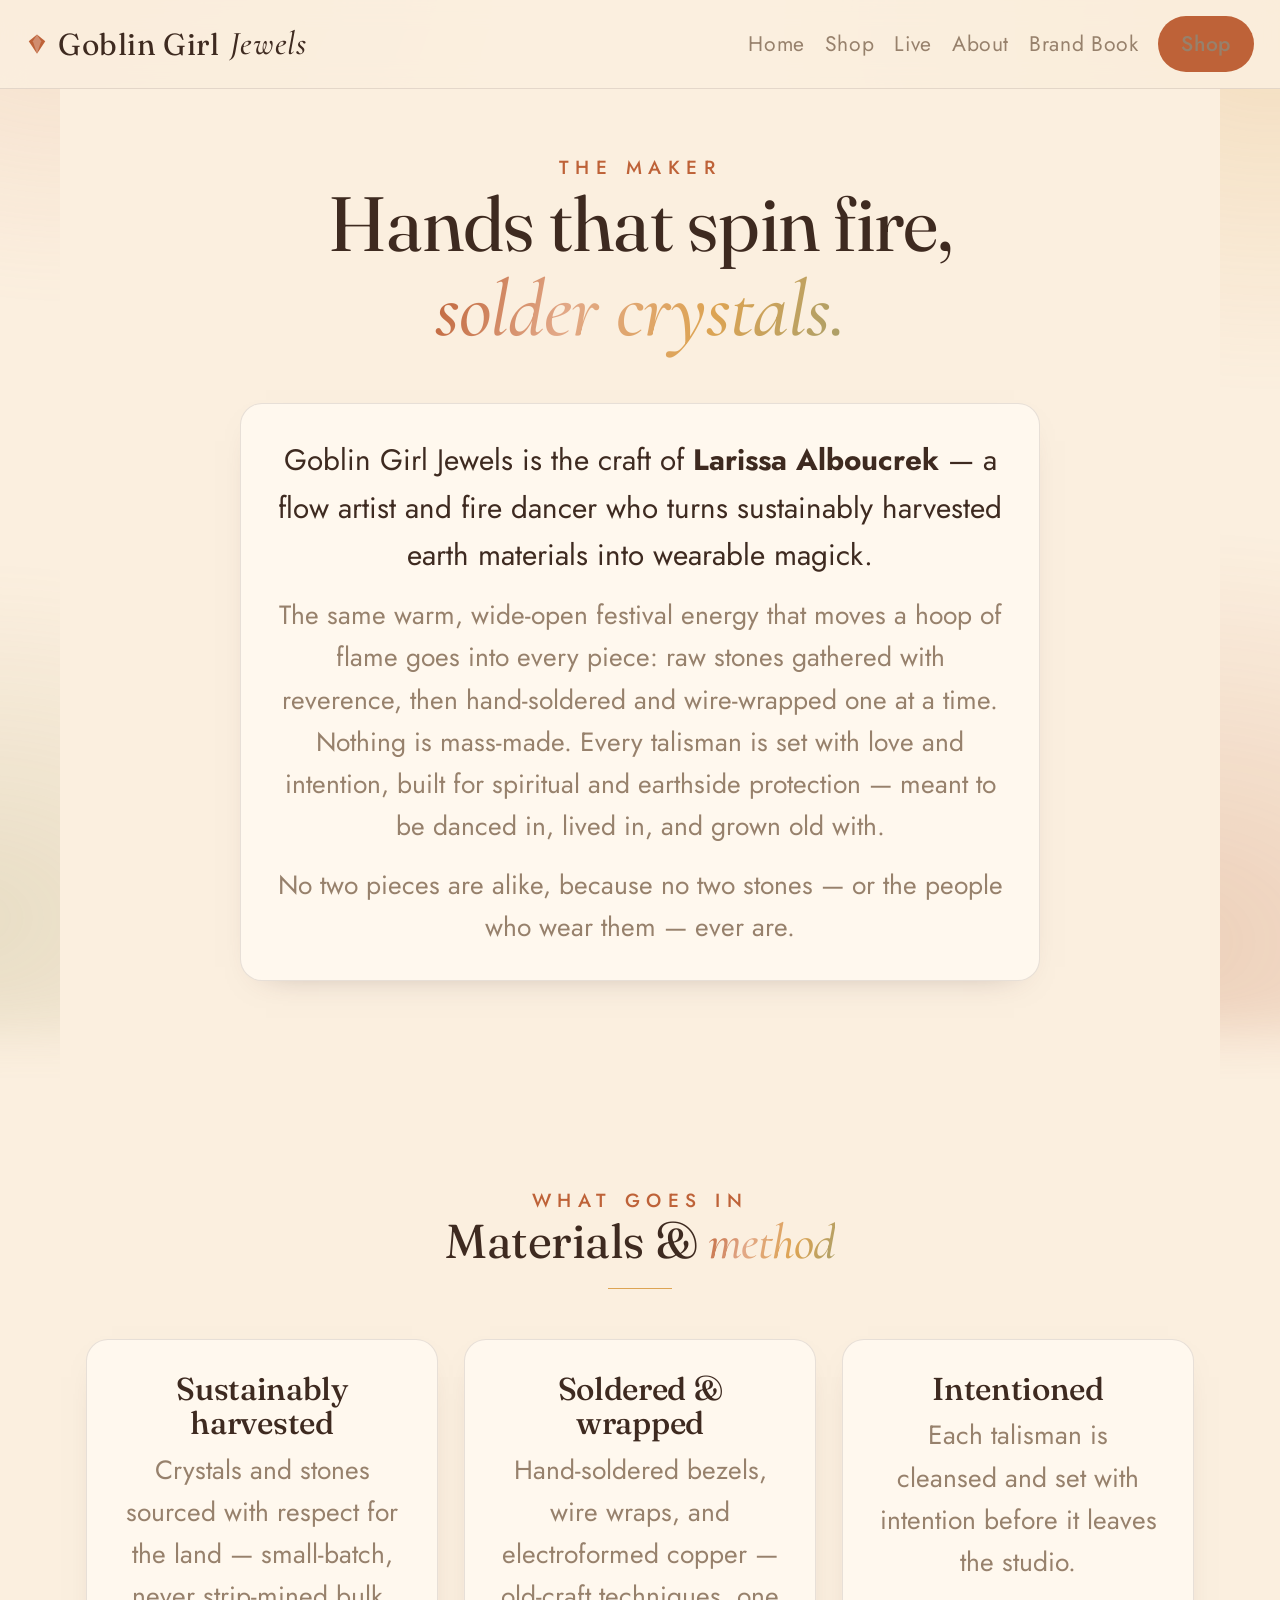
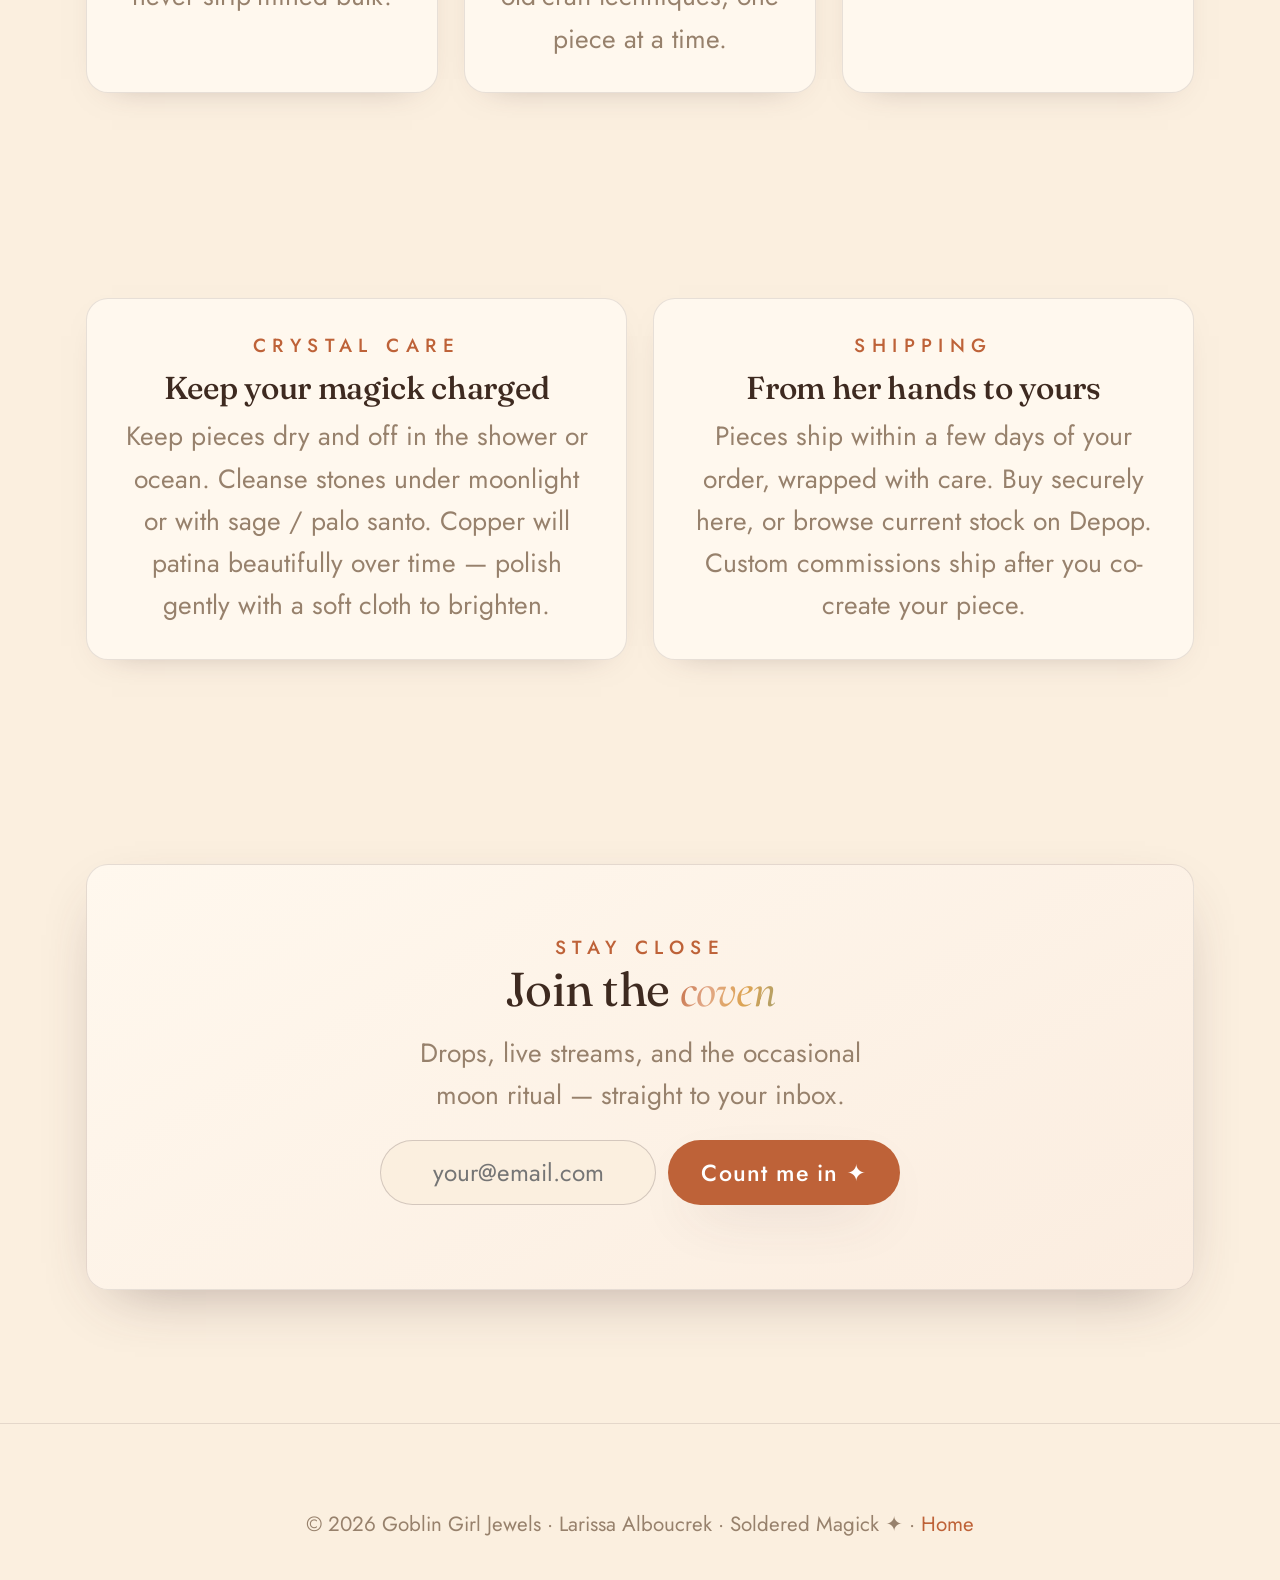
<file: about.html>
<!DOCTYPE html>
<html lang="en">
<head>
  <meta charset="UTF-8" />
  <meta name="viewport" content="width=device-width, initial-scale=1.0" />
  <title>About · Goblin Girl Jewels</title>
  <meta name="description" content="Goblin Girl Jewels is the soldered crystal craft of flow artist and fire dancer Larissa Alboucrek. Made with love and intention." />
  <link rel="icon" href="data:image/svg+xml,%3Csvg xmlns='http://www.w3.org/2000/svg' viewBox='0 0 32 32'%3E%3Cpolygon points='16,2 28,12 16,30 4,12' fill='%23BE6238'/%3E%3C/svg%3E" />
  <link rel="preconnect" href="https://fonts.googleapis.com" />
  <link rel="preconnect" href="https://fonts.gstatic.com" crossorigin />
  <link href="https://fonts.googleapis.com/css2?family=Fraunces:ital,opsz,wght@0,9..144,400;0,9..144,500;1,9..144,400&family=Jost:wght@300;400;500&family=Cormorant+Garamond:ital,wght@1,500;1,600&display=swap" rel="stylesheet" />
  <link rel="stylesheet" href="assets/css/styles.css" />
</head>
<body>
  <nav class="nav">
    <a class="brand-mark" href="index.html">
      <svg class="gem" viewBox="0 0 32 32" aria-hidden="true"><polygon points="16,2 28,12 16,30 4,12" fill="currentColor"/><polygon points="16,2 22,12 16,30 10,12" fill="#fff" opacity="0.28"/></svg>
      Goblin Girl <span class="boho" style="font-size:1.1em">Jewels</span>
    </a>
    <button class="nav-toggle" aria-label="Menu">☰</button>
    <div class="nav-links">
      <a href="index.html">Home</a>
      <a href="shop.html">Shop</a>
      <a href="live.html">Live</a>
      <a href="about.html">About</a>
      <a href="brand-book.html">Brand Book</a>
      <a class="btn btn-primary" href="shop.html" style="padding:10px 22px">Shop</a>
    </div>
  </nav>

  <section class="wrap" style="padding-top:64px">
    <div class="sec-head reveal" style="max-width:760px">
      <p class="eyebrow">The Maker</p>
      <h1 style="font-size:clamp(2.4rem,6vw,4rem)">Hands that spin fire, <span class="boho aura-text" style="font-size:1.05em">solder crystals.</span></h1>
    </div>
    <div class="card reveal" style="max-width:800px">
      <p style="color:var(--ink);font-size:1.12rem">Goblin Girl Jewels is the craft of <strong>Larissa Alboucrek</strong> — a flow artist and fire dancer who turns sustainably harvested earth materials into wearable magick.</p>
      <p style="margin-top:16px">The same warm, wide-open festival energy that moves a hoop of flame goes into every piece: raw stones gathered with reverence, then hand-soldered and wire-wrapped one at a time. Nothing is mass-made. Every talisman is set with love and intention, built for spiritual and earthside protection — meant to be danced in, lived in, and grown old with.</p>
      <p style="margin-top:16px">No two pieces are alike, because no two stones — or the people who wear them — ever are.</p>
    </div>
  </section>

  <section class="wrap">
    <div class="sec-head reveal"><p class="eyebrow">What goes in</p><h2>Materials &amp; <span class="boho aura-text" style="font-size:1.05em">method</span></h2><hr class="rule" /></div>
    <div class="grid features">
      <div class="card feature reveal"><h3>Sustainably harvested</h3><p>Crystals and stones sourced with respect for the land — small-batch, never strip-mined bulk.</p></div>
      <div class="card feature reveal"><h3>Soldered &amp; wrapped</h3><p>Hand-soldered bezels, wire wraps, and electroformed copper — old-craft techniques, one piece at a time.</p></div>
      <div class="card feature reveal"><h3>Intentioned</h3><p>Each talisman is cleansed and set with intention before it leaves the studio.</p></div>
    </div>
  </section>

  <section class="wrap" id="care">
    <div class="grid" style="grid-template-columns:repeat(auto-fit,minmax(280px,1fr))">
      <div class="card reveal">
        <p class="eyebrow">Crystal care</p>
        <h3 style="margin:10px 0">Keep your magick charged</h3>
        <p>Keep pieces dry and off in the shower or ocean. Cleanse stones under moonlight or with sage / palo santo. Copper will patina beautifully over time — polish gently with a soft cloth to brighten.</p>
      </div>
      <div class="card reveal" id="shipping">
        <p class="eyebrow">Shipping</p>
        <h3 style="margin:10px 0">From her hands to yours</h3>
        <p>Pieces ship within a few days of your order, wrapped with care. Buy securely here, or browse current stock on Depop. Custom commissions ship after you co-create your piece.</p>
      </div>
    </div>
  </section>

  <section class="wrap">
    <div class="capture reveal">
      <p class="eyebrow">Stay close</p>
      <h2>Join the <span class="boho aura-text" style="font-size:1.05em">coven</span></h2>
      <p class="muted" style="max-width:480px;margin:14px auto 0">Drops, live streams, and the occasional moon ritual — straight to your inbox.</p>
      <form data-capture>
        <input type="email" placeholder="your@email.com" required aria-label="Email address" />
        <button class="btn btn-primary" type="submit">Count me in ✦</button>
      </form>
      <p data-capture-note class="muted" style="margin-top:16px;font-size:.85rem"></p>
    </div>
  </section>

  <footer>
    <div class="wrap copyright">© <span id="yr"></span> Goblin Girl Jewels · Larissa Alboucrek · Soldered Magick ✦ · <a href="index.html" style="color:var(--accent)">Home</a></div>
  </footer>

  <script>document.getElementById("yr").textContent = new Date().getFullYear();</script>
  <script src="assets/js/main.js"></script>
</body>
</html>
</file>
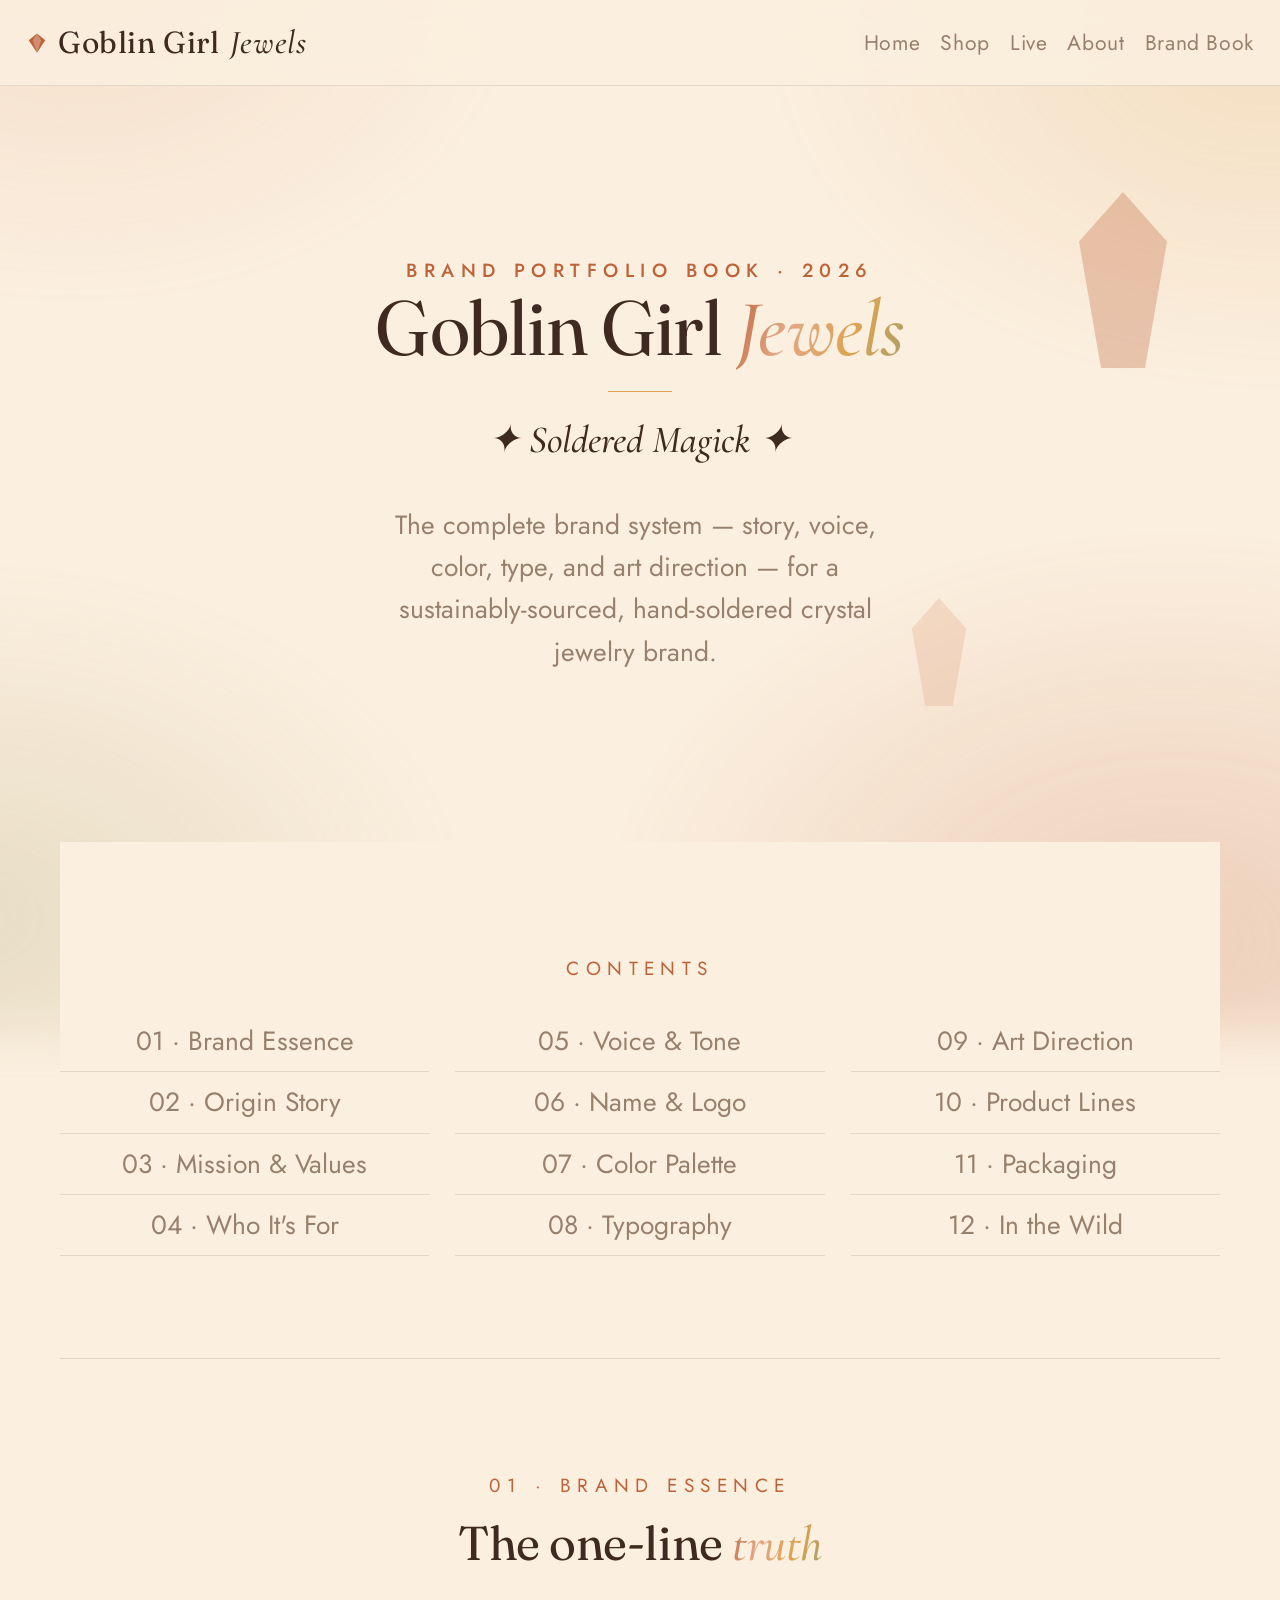
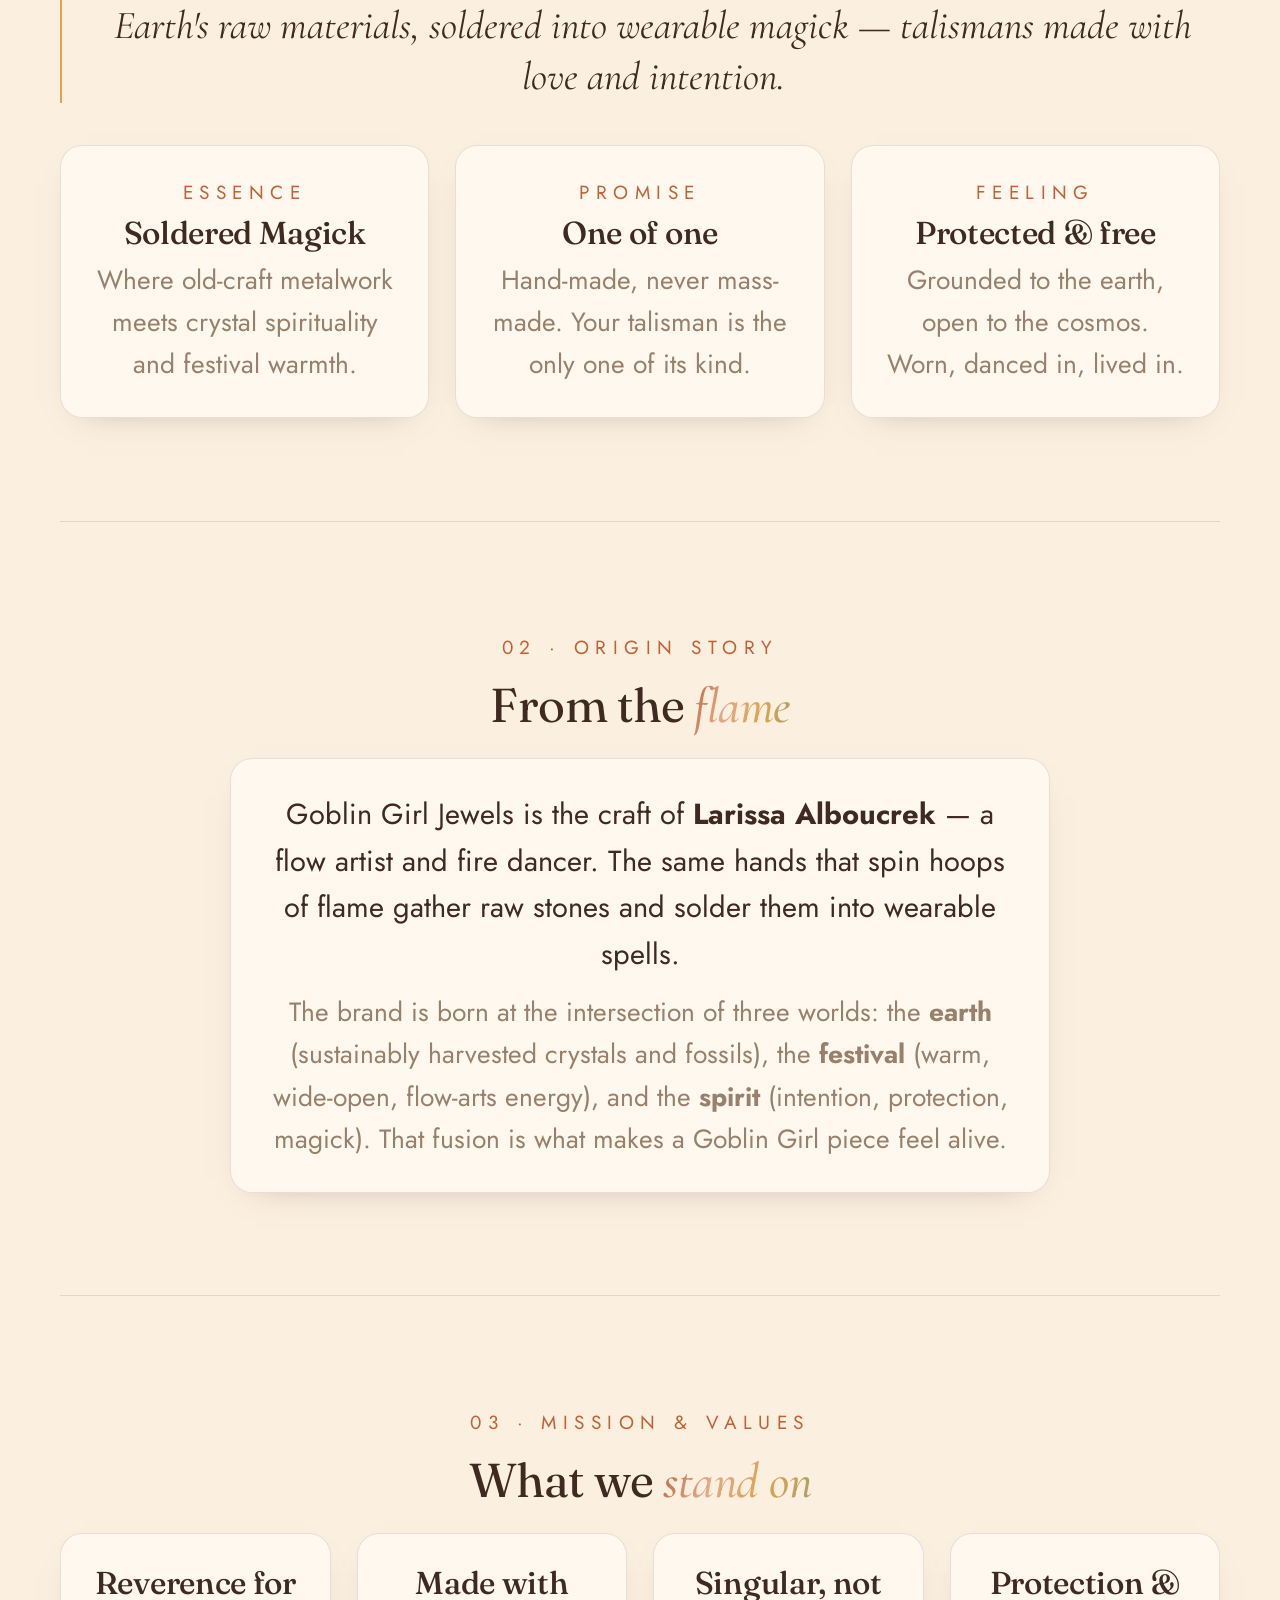
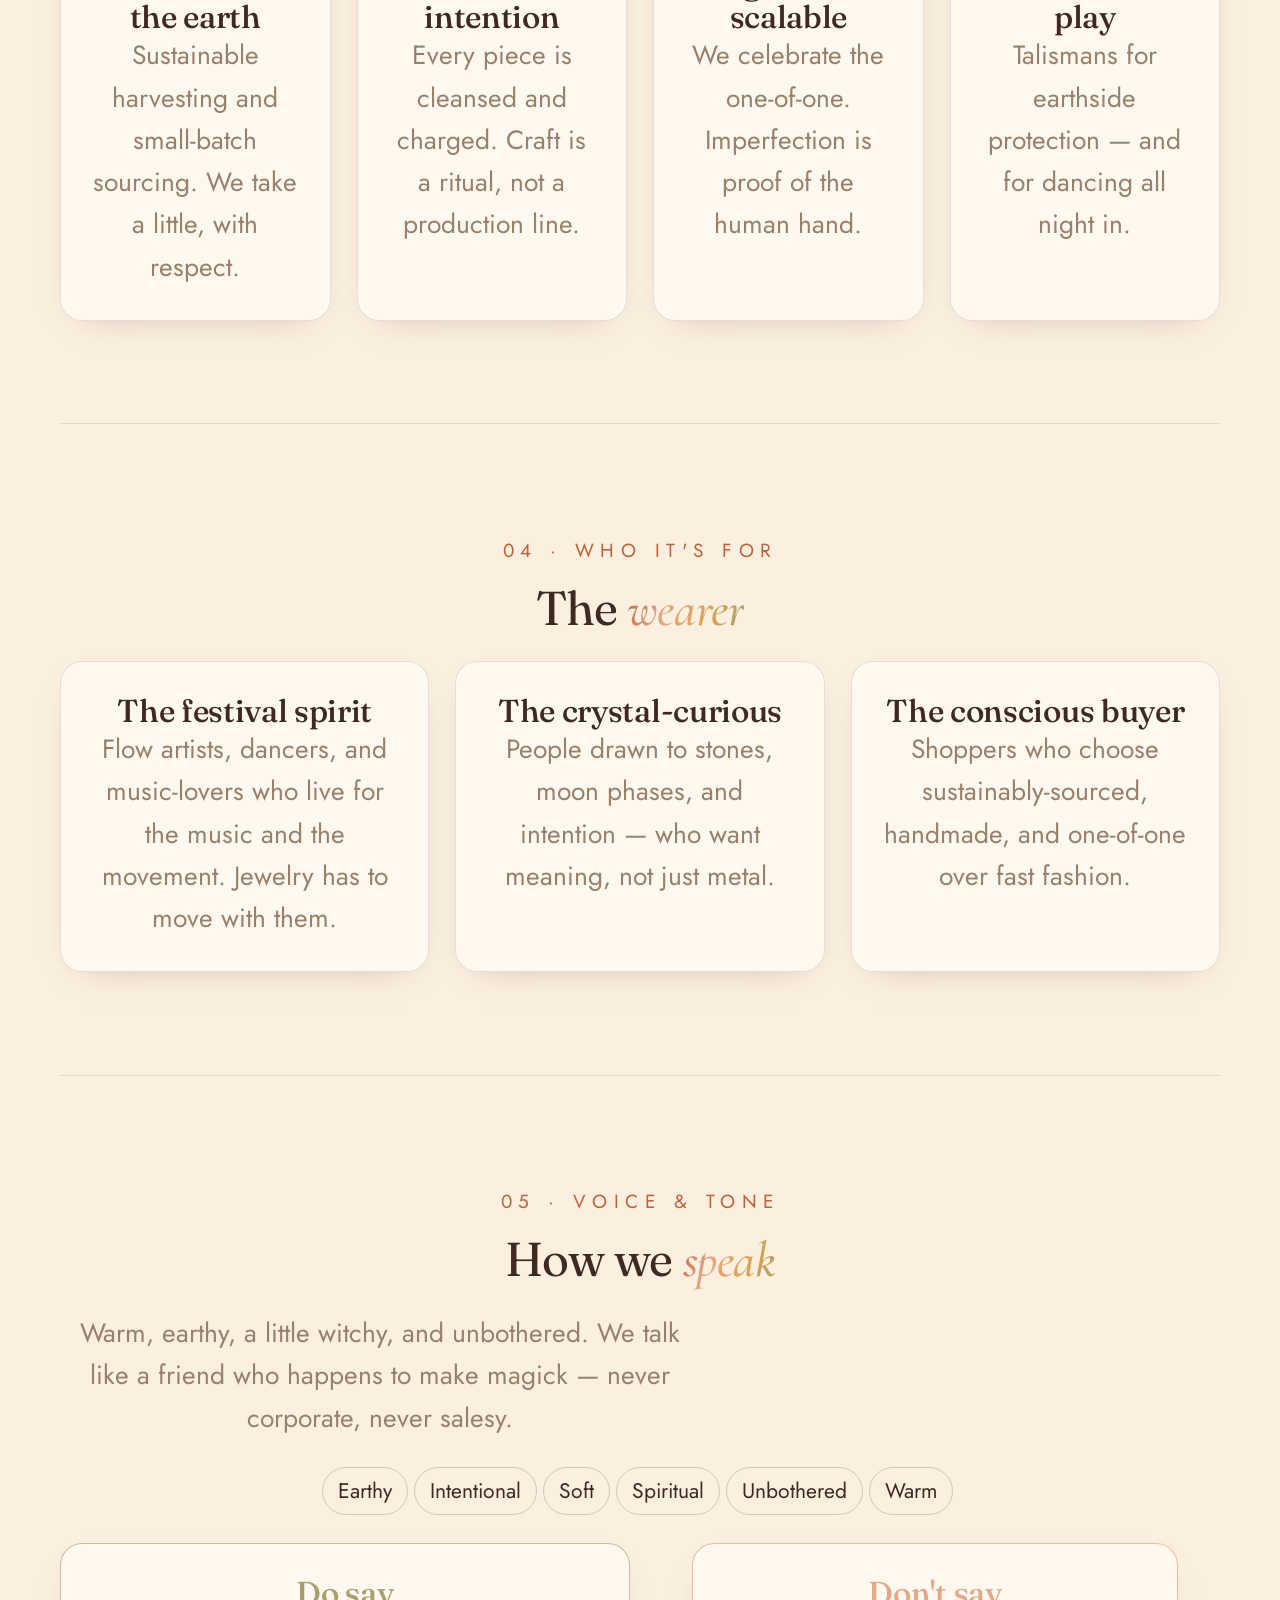
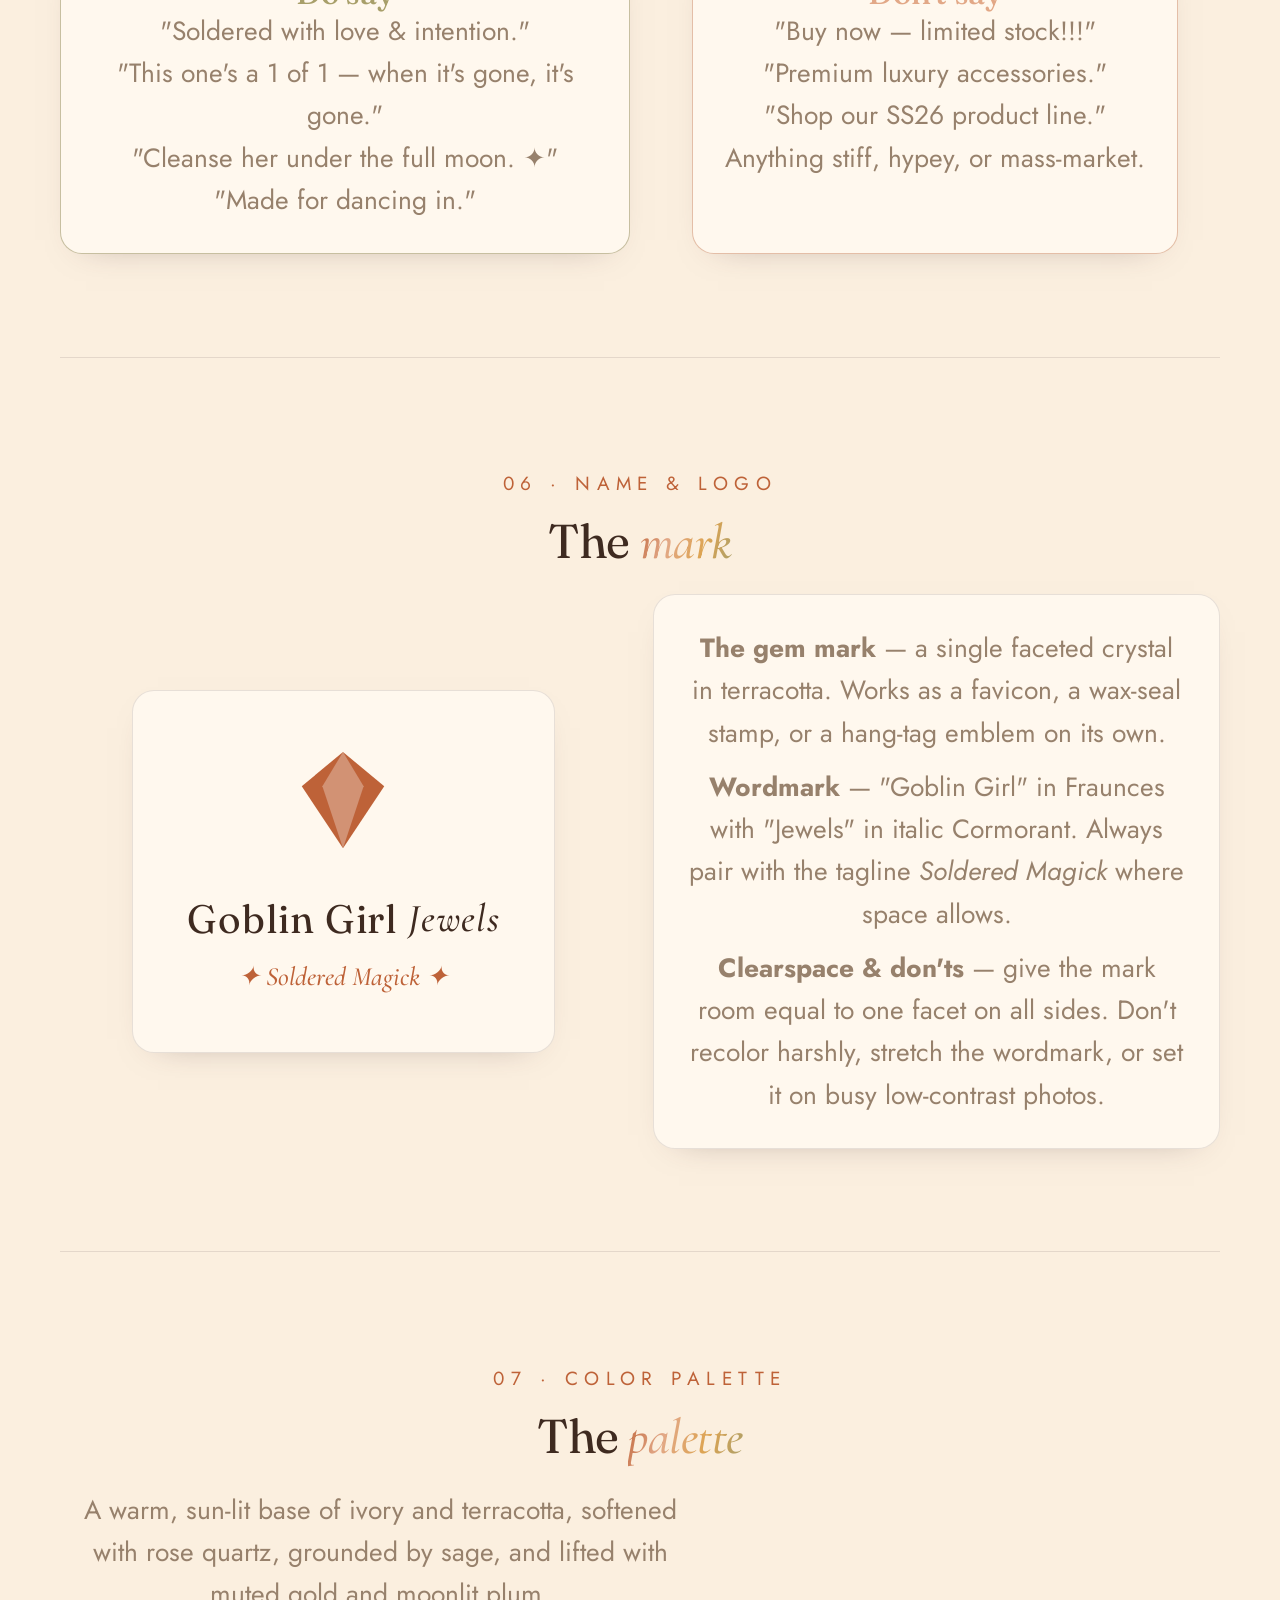
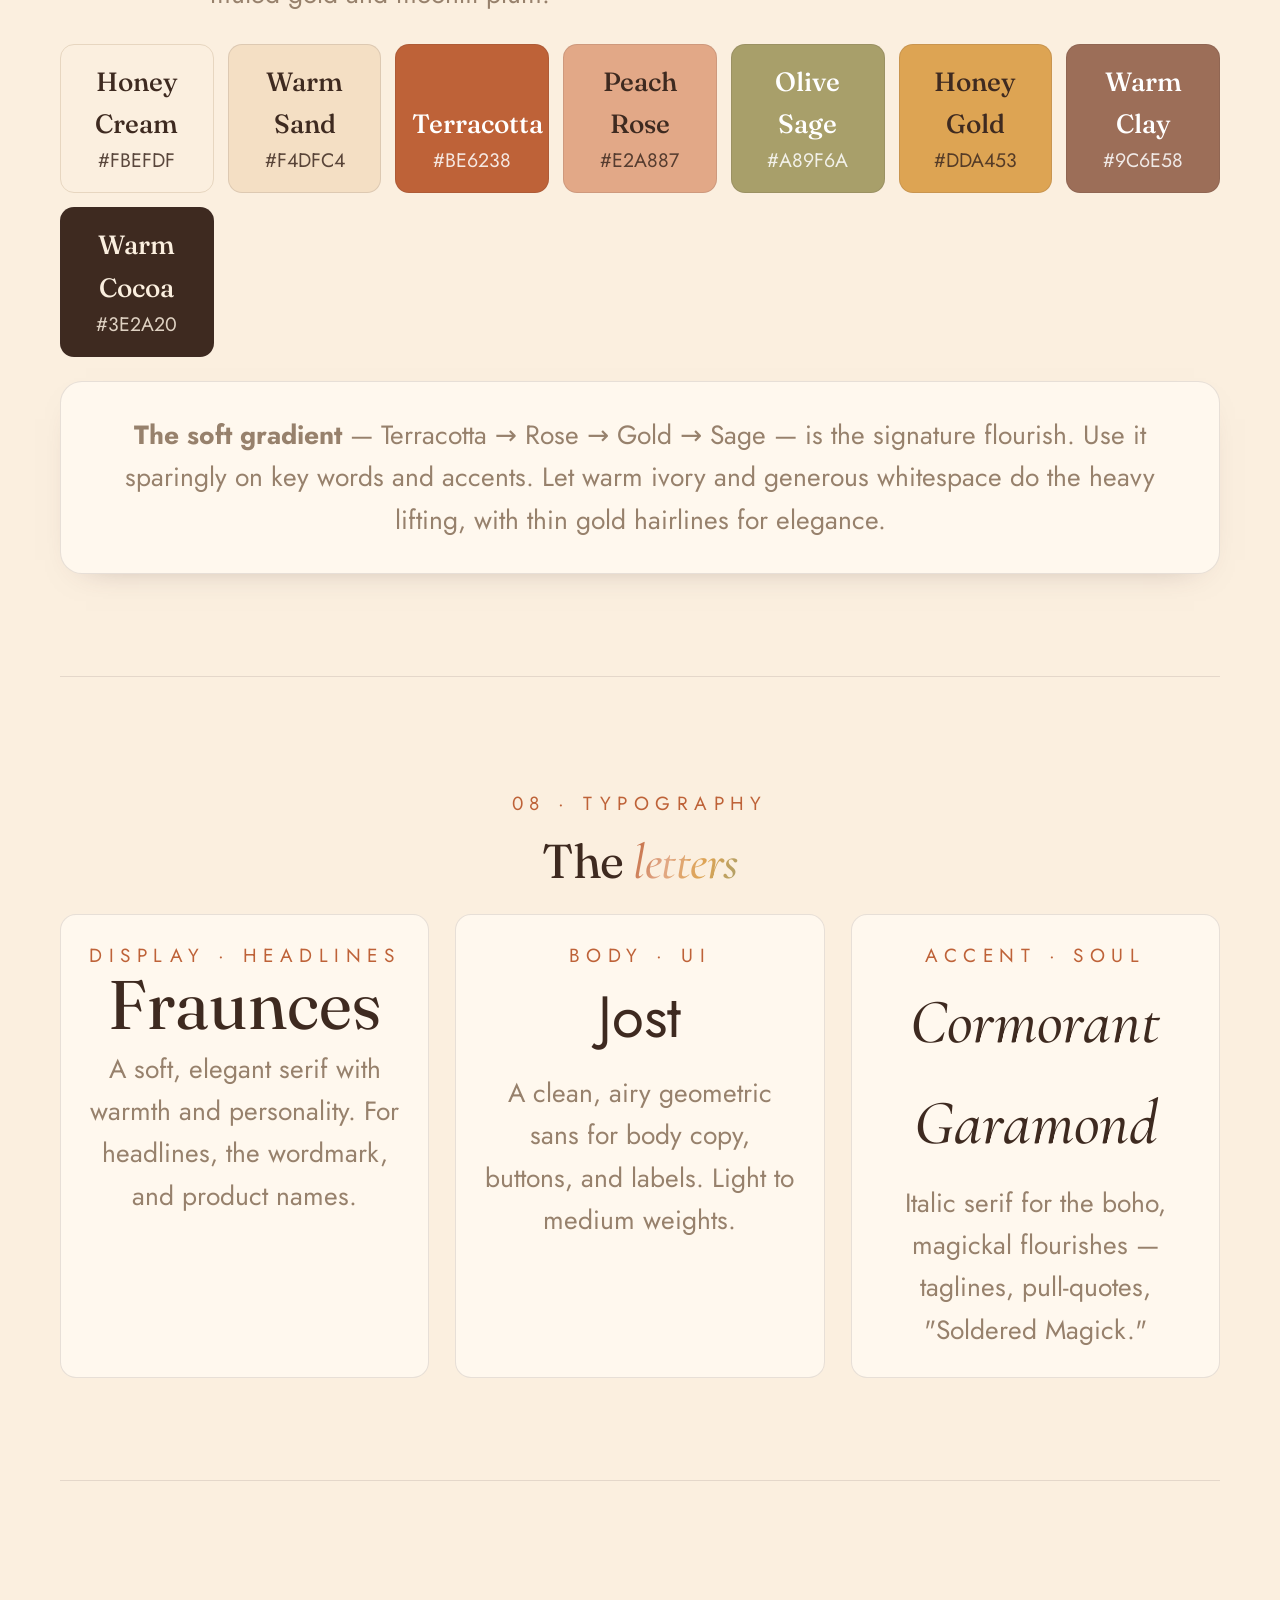
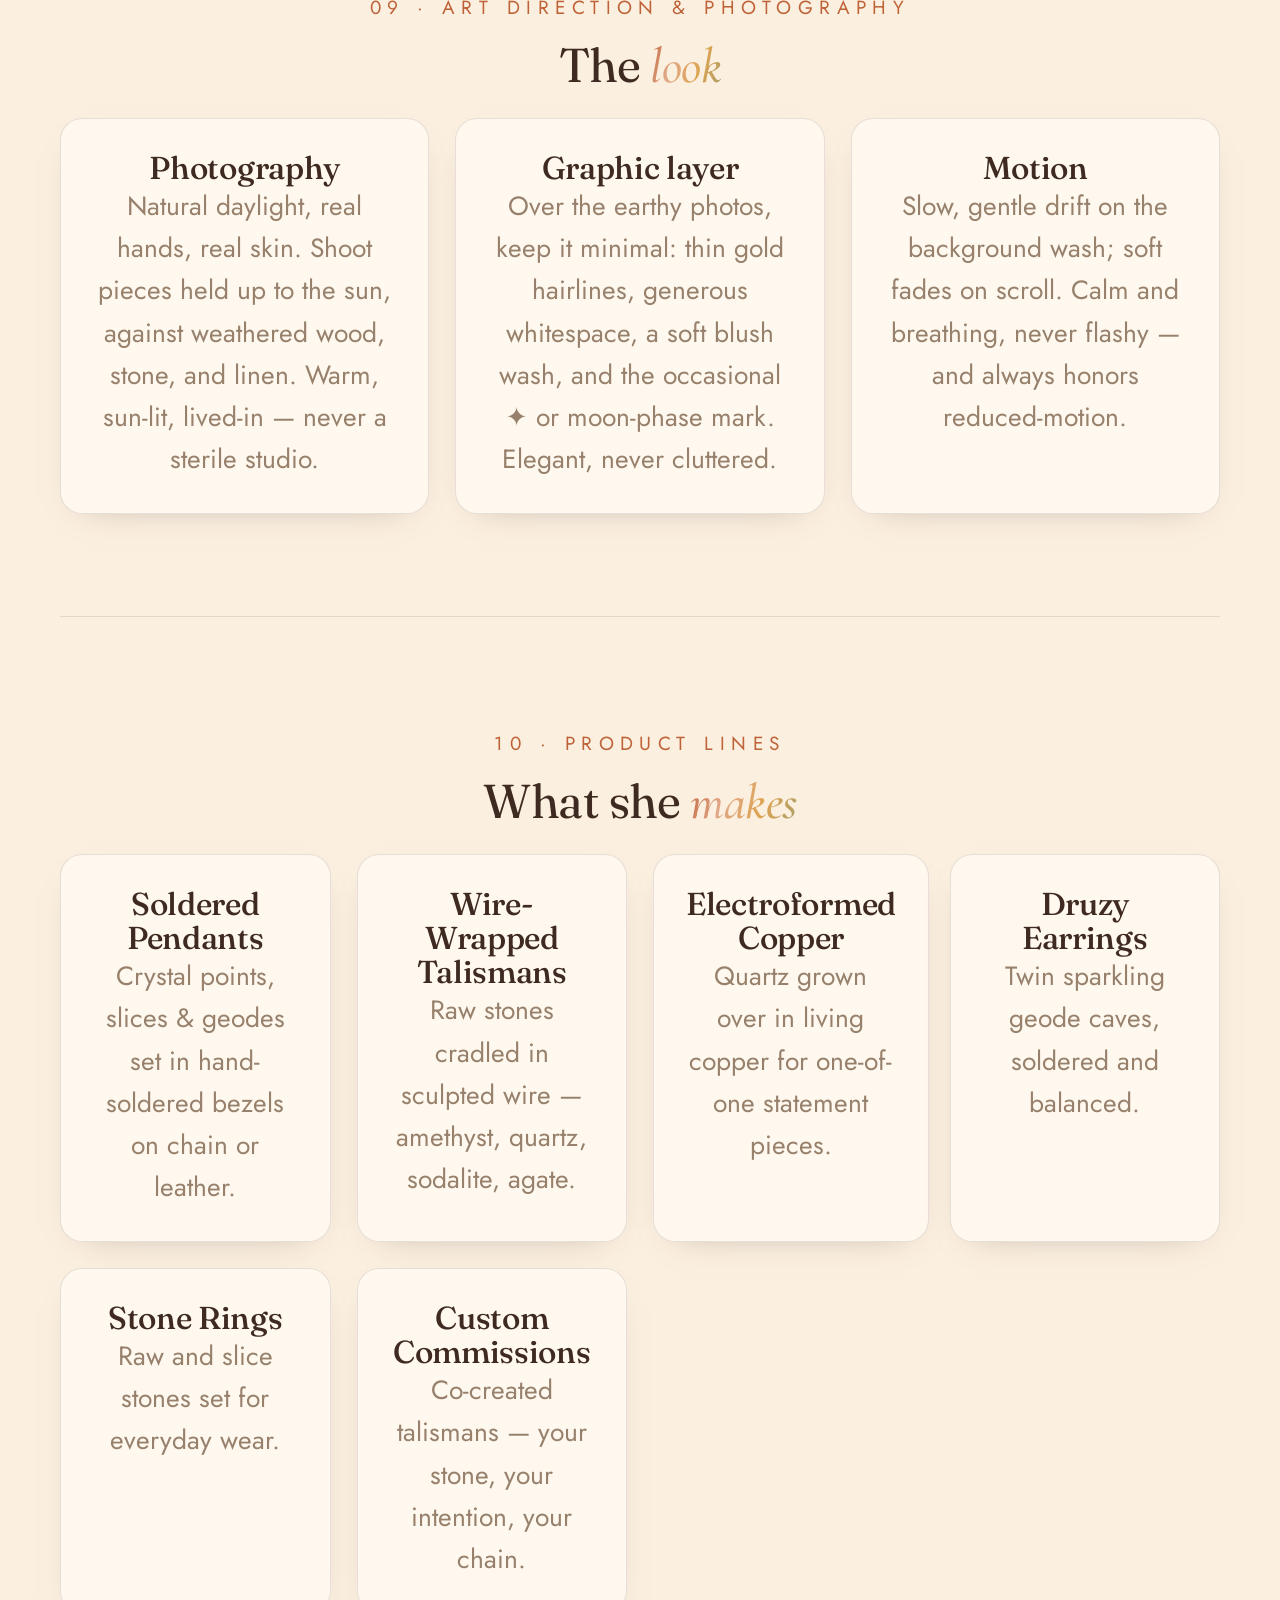
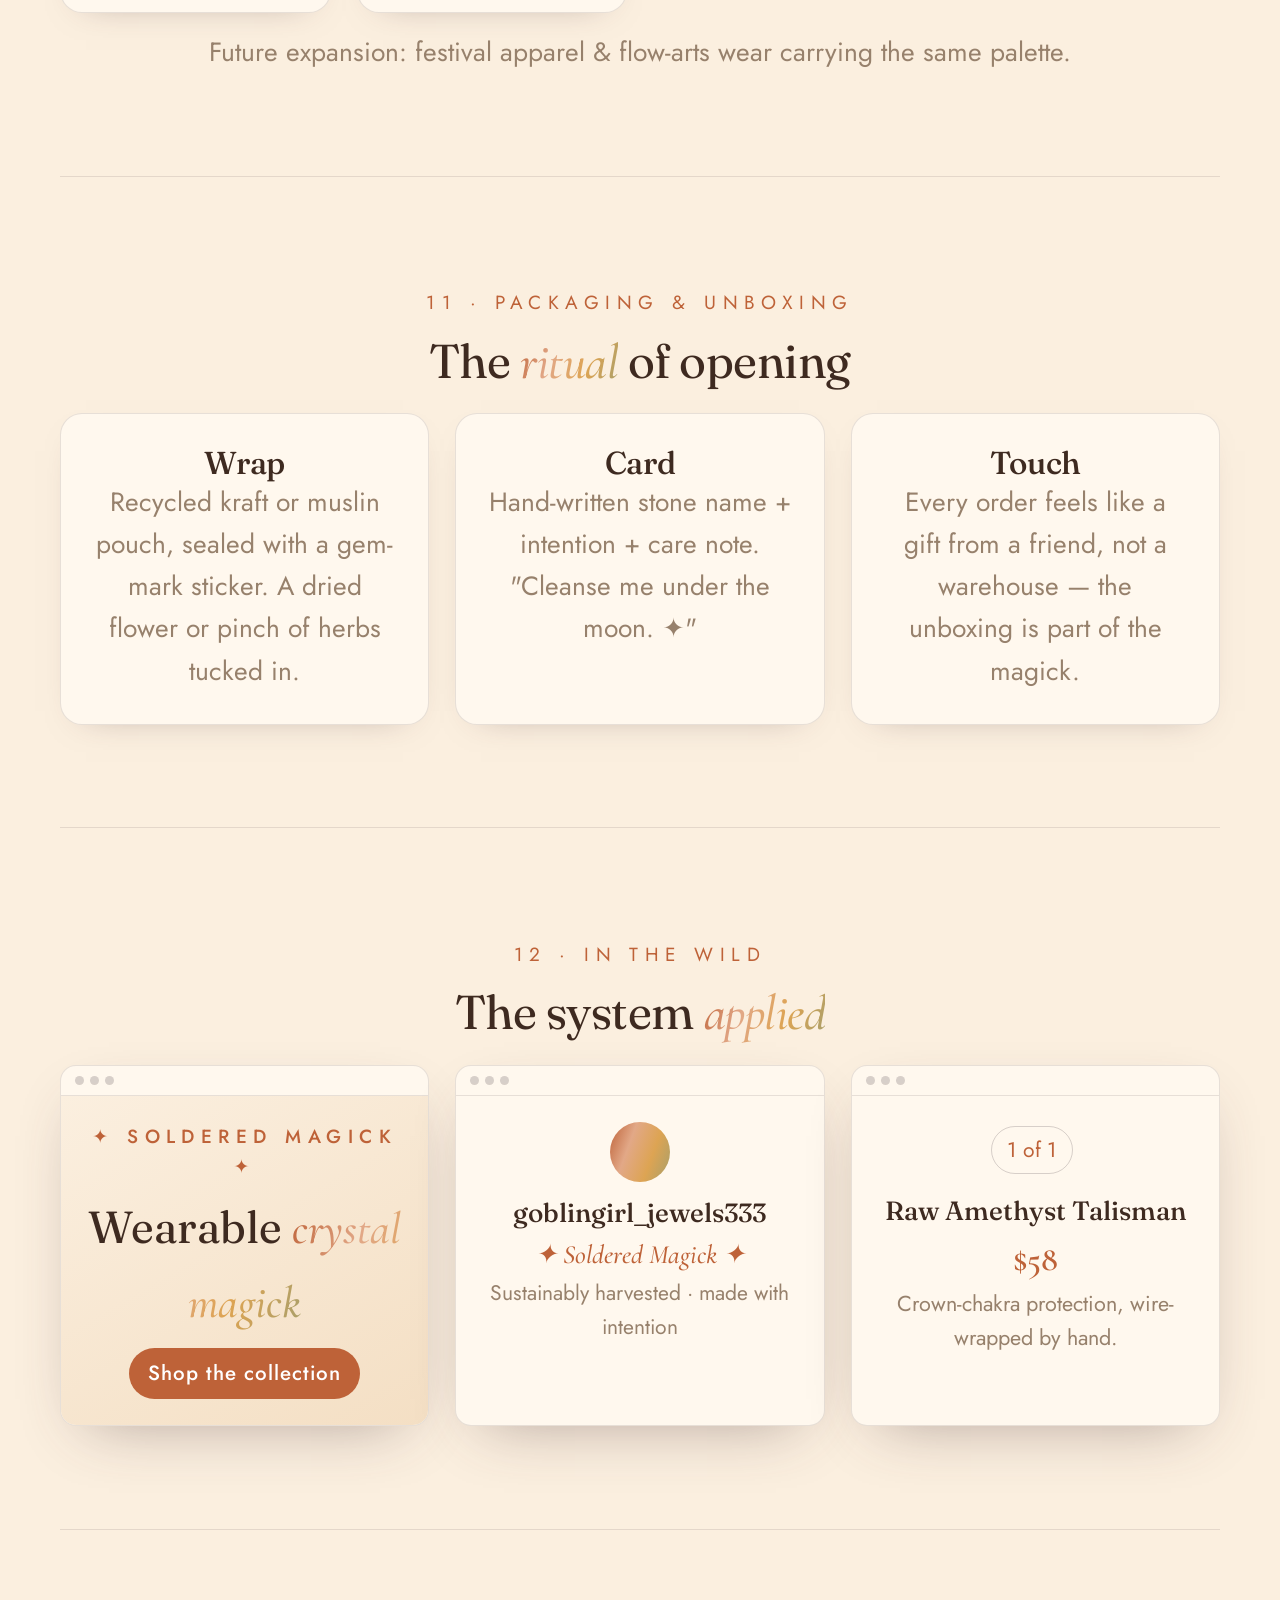
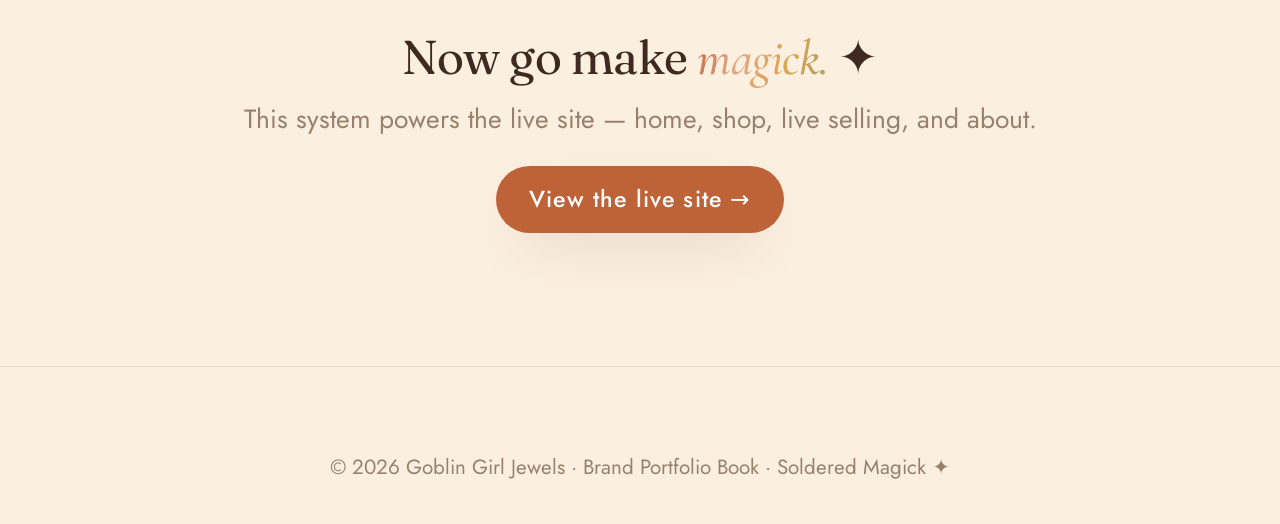
<file: brand-book.html>
<!DOCTYPE html>
<html lang="en">
<head>
  <meta charset="UTF-8" />
  <meta name="viewport" content="width=device-width, initial-scale=1.0" />
  <title>Brand Book · Goblin Girl Jewels</title>
  <meta name="description" content="The brand portfolio book for Goblin Girl Jewels — Soldered Magick. Story, voice, palette, type, and art direction." />
  <link rel="icon" href="data:image/svg+xml,%3Csvg xmlns='http://www.w3.org/2000/svg' viewBox='0 0 32 32'%3E%3Cpolygon points='16,2 28,12 16,30 4,12' fill='%23BE6238'/%3E%3C/svg%3E" />
  <link rel="preconnect" href="https://fonts.googleapis.com" />
  <link rel="preconnect" href="https://fonts.gstatic.com" crossorigin />
  <link href="https://fonts.googleapis.com/css2?family=Fraunces:ital,opsz,wght@0,9..144,400;0,9..144,500;1,9..144,400&family=Jost:wght@300;400;500&family=Cormorant+Garamond:ital,wght@1,500;1,600&display=swap" rel="stylesheet" />
  <link rel="stylesheet" href="assets/css/styles.css" />
  <style>
    .book section { padding: clamp(56px,8vw,108px) 0; border-bottom: 1px solid var(--line); }
    .num { font-size:.72rem; letter-spacing:.34em; color:var(--accent); text-transform:uppercase; }
    .swatch { border-radius:14px; padding:16px; min-height:128px; display:flex; flex-direction:column; justify-content:flex-end; border:1px solid var(--line); }
    .swatch b { font-family:var(--font-display); font-weight:500; display:block; }
    .swatch span { font-size:.74rem; opacity:.85; }
    .palette { display:grid; grid-template-columns:repeat(auto-fill,minmax(150px,1fr)); gap:14px; }
    .type-spec { border:1px solid var(--line); border-radius:16px; padding:26px; background:var(--surface); }
    .dodont { display:grid; grid-template-columns:repeat(auto-fit,minmax(260px,1fr)); gap:20px; }
    .pill { display:inline-block; padding:6px 15px; border-radius:100px; border:1px solid var(--line-2); font-size:.8rem; margin:4px 6px 4px 0; color:var(--ink); }
    .toc a { display:block; padding:9px 0; border-bottom:1px solid var(--line); color:var(--muted); }
    .toc a:hover { color:var(--accent); }
    .mock { border:1px solid var(--line); border-radius:16px; overflow:hidden; background:var(--surface); box-shadow:var(--shadow); }
    .mock .bar { display:flex; gap:6px; padding:10px 14px; border-bottom:1px solid var(--line); }
    .mock .bar i { width:9px;height:9px;border-radius:50%;background:var(--line-2); display:inline-block;}
    blockquote { font-family:var(--font-accent); font-style:italic; font-size:clamp(1.5rem,3vw,2.3rem); line-height:1.3; color:var(--ink); border-left:2px solid var(--gold); padding-left:24px; }
  </style>
</head>
<body class="book">
  <nav class="nav">
    <a class="brand-mark" href="index.html">
      <svg class="gem" viewBox="0 0 32 32" aria-hidden="true"><polygon points="16,2 28,12 16,30 4,12" fill="currentColor"/><polygon points="16,2 22,12 16,30 10,12" fill="#fff" opacity="0.28"/></svg>
      Goblin Girl <span class="boho" style="font-size:1.1em">Jewels</span>
    </a>
    <button class="nav-toggle" aria-label="Menu">☰</button>
    <div class="nav-links">
      <a href="index.html">Home</a>
      <a href="shop.html">Shop</a>
      <a href="live.html">Live</a>
      <a href="about.html">About</a>
      <a href="brand-book.html">Brand Book</a>
    </div>
  </nav>

  <!-- COVER -->
  <header class="hero" style="min-height:84vh">
    <svg class="crystal c1" viewBox="0 0 100 160" fill="currentColor"><polygon points="50,0 90,45 70,160 30,160 10,45"/></svg>
    <svg class="crystal c2" viewBox="0 0 100 160" fill="currentColor"><polygon points="50,0 90,45 70,160 30,160 10,45"/></svg>
    <div class="wrap hero-inner">
      <p class="eyebrow reveal">Brand Portfolio Book · 2026</p>
      <h1 class="reveal">Goblin Girl <span class="boho aura-text" style="font-size:1.05em">Jewels</span></h1>
      <hr class="rule reveal" />
      <p class="lede reveal boho" style="font-size:clamp(1.4rem,3vw,2rem)">✦ Soldered Magick ✦</p>
      <p class="muted reveal" style="max-width:520px">The complete brand system — story, voice, color, type, and art direction — for a sustainably-sourced, hand-soldered crystal jewelry brand.</p>
    </div>
  </header>

  <!-- TOC -->
  <section class="wrap">
    <span class="num">Contents</span>
    <div class="grid" style="grid-template-columns:repeat(auto-fit,minmax(240px,1fr));margin-top:24px">
      <div class="toc">
        <a href="#essence">01 · Brand Essence</a>
        <a href="#story">02 · Origin Story</a>
        <a href="#values">03 · Mission &amp; Values</a>
        <a href="#audience">04 · Who It's For</a>
      </div>
      <div class="toc">
        <a href="#voice">05 · Voice &amp; Tone</a>
        <a href="#name">06 · Name &amp; Logo</a>
        <a href="#color">07 · Color Palette</a>
        <a href="#type">08 · Typography</a>
      </div>
      <div class="toc">
        <a href="#art">09 · Art Direction</a>
        <a href="#products">10 · Product Lines</a>
        <a href="#packaging">11 · Packaging</a>
        <a href="#applications">12 · In the Wild</a>
      </div>
    </div>
  </section>

  <!-- 01 -->
  <section class="wrap" id="essence">
    <span class="num">01 · Brand Essence</span>
    <h2 style="margin:14px 0 28px">The one-line <span class="boho aura-text" style="font-size:1.05em">truth</span></h2>
    <blockquote class="reveal">Earth's raw materials, soldered into wearable magick — talismans made with love and intention.</blockquote>
    <div class="grid features" style="margin-top:42px">
      <div class="card reveal"><p class="num">Essence</p><h3 style="margin:8px 0">Soldered Magick</h3><p>Where old-craft metalwork meets crystal spirituality and festival warmth.</p></div>
      <div class="card reveal"><p class="num">Promise</p><h3 style="margin:8px 0">One of one</h3><p>Hand-made, never mass-made. Your talisman is the only one of its kind.</p></div>
      <div class="card reveal"><p class="num">Feeling</p><h3 style="margin:8px 0">Protected &amp; free</h3><p>Grounded to the earth, open to the cosmos. Worn, danced in, lived in.</p></div>
    </div>
  </section>

  <!-- 02 -->
  <section class="wrap" id="story">
    <span class="num">02 · Origin Story</span>
    <h2 style="margin:14px 0 24px">From the <span class="boho aura-text" style="font-size:1.05em">flame</span></h2>
    <div class="card reveal" style="max-width:820px">
      <p style="color:var(--ink);font-size:1.1rem">Goblin Girl Jewels is the craft of <strong>Larissa Alboucrek</strong> — a flow artist and fire dancer. The same hands that spin hoops of flame gather raw stones and solder them into wearable spells.</p>
      <p style="margin-top:14px">The brand is born at the intersection of three worlds: the <strong>earth</strong> (sustainably harvested crystals and fossils), the <strong>festival</strong> (warm, wide-open, flow-arts energy), and the <strong>spirit</strong> (intention, protection, magick). That fusion is what makes a Goblin Girl piece feel alive.</p>
    </div>
  </section>

  <!-- 03 -->
  <section class="wrap" id="values">
    <span class="num">03 · Mission &amp; Values</span>
    <h2 style="margin:14px 0 24px">What we <span class="boho aura-text" style="font-size:1.05em">stand on</span></h2>
    <div class="grid features">
      <div class="card reveal"><h3>Reverence for the earth</h3><p>Sustainable harvesting and small-batch sourcing. We take a little, with respect.</p></div>
      <div class="card reveal"><h3>Made with intention</h3><p>Every piece is cleansed and charged. Craft is a ritual, not a production line.</p></div>
      <div class="card reveal"><h3>Singular, not scalable</h3><p>We celebrate the one-of-one. Imperfection is proof of the human hand.</p></div>
      <div class="card reveal"><h3>Protection &amp; play</h3><p>Talismans for earthside protection — and for dancing all night in.</p></div>
    </div>
  </section>

  <!-- 04 -->
  <section class="wrap" id="audience">
    <span class="num">04 · Who It's For</span>
    <h2 style="margin:14px 0 24px">The <span class="boho aura-text" style="font-size:1.05em">wearer</span></h2>
    <div class="grid" style="grid-template-columns:repeat(auto-fit,minmax(280px,1fr))">
      <div class="card reveal"><h3>The festival spirit</h3><p>Flow artists, dancers, and music-lovers who live for the music and the movement. Jewelry has to move with them.</p></div>
      <div class="card reveal"><h3>The crystal-curious</h3><p>People drawn to stones, moon phases, and intention — who want meaning, not just metal.</p></div>
      <div class="card reveal"><h3>The conscious buyer</h3><p>Shoppers who choose sustainably-sourced, handmade, and one-of-one over fast fashion.</p></div>
    </div>
  </section>

  <!-- 05 -->
  <section class="wrap" id="voice">
    <span class="num">05 · Voice &amp; Tone</span>
    <h2 style="margin:14px 0 24px">How we <span class="boho aura-text" style="font-size:1.05em">speak</span></h2>
    <p class="muted" style="max-width:640px">Warm, earthy, a little witchy, and unbothered. We talk like a friend who happens to make magick — never corporate, never salesy.</p>
    <div style="margin:24px 0">
      <span class="pill">Earthy</span><span class="pill">Intentional</span><span class="pill">Soft</span><span class="pill">Spiritual</span><span class="pill">Unbothered</span><span class="pill">Warm</span>
    </div>
    <div class="dodont">
      <div class="card reveal" style="border-color:color-mix(in srgb,var(--sage) 50%, var(--line))">
        <h3 style="color:var(--sage)">Do say</h3>
        <p>"Soldered with love &amp; intention."<br/>"This one's a 1 of 1 — when it's gone, it's gone."<br/>"Cleanse her under the full moon. ✦"<br/>"Made for dancing in."</p>
      </div>
      <div class="card reveal" style="border-color:color-mix(in srgb,var(--rose) 60%, var(--line))">
        <h3 style="color:var(--rose)">Don't say</h3>
        <p>"Buy now — limited stock!!!"<br/>"Premium luxury accessories."<br/>"Shop our SS26 product line."<br/>Anything stiff, hypey, or mass-market.</p>
      </div>
    </div>
  </section>

  <!-- 06 -->
  <section class="wrap" id="name">
    <span class="num">06 · Name &amp; Logo</span>
    <h2 style="margin:14px 0 24px">The <span class="boho aura-text" style="font-size:1.05em">mark</span></h2>
    <div class="grid" style="grid-template-columns:repeat(auto-fit,minmax(280px,1fr));align-items:center">
      <div class="card reveal center" style="padding:54px">
        <svg width="110" height="110" viewBox="0 0 32 32" aria-hidden="true" style="color:var(--accent)"><polygon points="16,2 28,12 16,30 4,12" fill="currentColor"/><polygon points="16,2 22,12 16,30 10,12" fill="#fff" opacity="0.3"/></svg>
        <div class="brand-mark" style="justify-content:center;margin-top:20px;font-size:1.5rem">Goblin Girl <span class="boho">Jewels</span></div>
        <p class="boho" style="margin-top:6px;color:var(--accent)">✦ Soldered Magick ✦</p>
      </div>
      <div class="card reveal">
        <p><strong>The gem mark</strong> — a single faceted crystal in terracotta. Works as a favicon, a wax-seal stamp, or a hang-tag emblem on its own.</p>
        <p style="margin-top:12px"><strong>Wordmark</strong> — "Goblin Girl" in Fraunces with "Jewels" in italic Cormorant. Always pair with the tagline <em>Soldered Magick</em> where space allows.</p>
        <p style="margin-top:12px"><strong>Clearspace &amp; don'ts</strong> — give the mark room equal to one facet on all sides. Don't recolor harshly, stretch the wordmark, or set it on busy low-contrast photos.</p>
      </div>
    </div>
  </section>

  <!-- 07 -->
  <section class="wrap" id="color">
    <span class="num">07 · Color Palette</span>
    <h2 style="margin:14px 0 24px">The <span class="boho aura-text" style="font-size:1.05em">palette</span></h2>
    <p class="muted" style="max-width:640px">A warm, sun-lit base of ivory and terracotta, softened with rose quartz, grounded by sage, and lifted with muted gold and moonlit plum.</p>
    <div class="palette" style="margin-top:28px">
      <div class="swatch" style="background:#FBEFDF;color:#3E2A20;border-color:#e7d6c0"><b>Honey Cream</b><span>#FBEFDF</span></div>
      <div class="swatch" style="background:#F4DFC4;color:#3E2A20"><b>Warm Sand</b><span>#F4DFC4</span></div>
      <div class="swatch" style="background:#BE6238;color:#fff"><b>Terracotta</b><span>#BE6238</span></div>
      <div class="swatch" style="background:#E2A887;color:#3E2A20"><b>Peach Rose</b><span>#E2A887</span></div>
      <div class="swatch" style="background:#A89F6A;color:#fff"><b>Olive Sage</b><span>#A89F6A</span></div>
      <div class="swatch" style="background:#DDA453;color:#3E2A20"><b>Honey Gold</b><span>#DDA453</span></div>
      <div class="swatch" style="background:#9C6E58;color:#fff"><b>Warm Clay</b><span>#9C6E58</span></div>
      <div class="swatch" style="background:#3E2A20;color:#FBEFDF"><b>Warm Cocoa</b><span>#3E2A20</span></div>
    </div>
    <div class="card reveal" style="margin-top:24px">
      <p><strong>The soft gradient</strong> — Terracotta → Rose → Gold → Sage — is the signature flourish. Use it sparingly on key words and accents. Let warm ivory and generous whitespace do the heavy lifting, with thin gold hairlines for elegance.</p>
    </div>
  </section>

  <!-- 08 -->
  <section class="wrap" id="type">
    <span class="num">08 · Typography</span>
    <h2 style="margin:14px 0 24px">The <span class="boho aura-text" style="font-size:1.05em">letters</span></h2>
    <div class="grid" style="grid-template-columns:repeat(auto-fit,minmax(260px,1fr))">
      <div class="type-spec reveal">
        <p class="num">Display · Headlines</p>
        <div style="font-family:var(--font-display);font-weight:400;font-size:2.6rem;line-height:1">Fraunces</div>
        <p style="margin-top:8px">A soft, elegant serif with warmth and personality. For headlines, the wordmark, and product names.</p>
      </div>
      <div class="type-spec reveal">
        <p class="num">Body · UI</p>
        <div style="font-family:var(--font-body);font-weight:400;font-size:2.2rem">Jost</div>
        <p style="margin-top:8px">A clean, airy geometric sans for body copy, buttons, and labels. Light to medium weights.</p>
      </div>
      <div class="type-spec reveal">
        <p class="num">Accent · Soul</p>
        <div class="boho" style="font-size:2.4rem">Cormorant Garamond</div>
        <p style="margin-top:8px">Italic serif for the boho, magickal flourishes — taglines, pull-quotes, "Soldered Magick."</p>
      </div>
    </div>
  </section>

  <!-- 09 -->
  <section class="wrap" id="art">
    <span class="num">09 · Art Direction &amp; Photography</span>
    <h2 style="margin:14px 0 24px">The <span class="boho aura-text" style="font-size:1.05em">look</span></h2>
    <div class="grid" style="grid-template-columns:repeat(auto-fit,minmax(280px,1fr))">
      <div class="card reveal">
        <h3>Photography</h3>
        <p>Natural daylight, real hands, real skin. Shoot pieces held up to the sun, against weathered wood, stone, and linen. Warm, sun-lit, lived-in — never a sterile studio.</p>
      </div>
      <div class="card reveal">
        <h3>Graphic layer</h3>
        <p>Over the earthy photos, keep it minimal: thin gold hairlines, generous whitespace, a soft blush wash, and the occasional ✦ or moon-phase mark. Elegant, never cluttered.</p>
      </div>
      <div class="card reveal">
        <h3>Motion</h3>
        <p>Slow, gentle drift on the background wash; soft fades on scroll. Calm and breathing, never flashy — and always honors reduced-motion.</p>
      </div>
    </div>
  </section>

  <!-- 10 -->
  <section class="wrap" id="products">
    <span class="num">10 · Product Lines</span>
    <h2 style="margin:14px 0 24px">What she <span class="boho aura-text" style="font-size:1.05em">makes</span></h2>
    <div class="grid features">
      <div class="card reveal"><h3>Soldered Pendants</h3><p>Crystal points, slices &amp; geodes set in hand-soldered bezels on chain or leather.</p></div>
      <div class="card reveal"><h3>Wire-Wrapped Talismans</h3><p>Raw stones cradled in sculpted wire — amethyst, quartz, sodalite, agate.</p></div>
      <div class="card reveal"><h3>Electroformed Copper</h3><p>Quartz grown over in living copper for one-of-one statement pieces.</p></div>
      <div class="card reveal"><h3>Druzy Earrings</h3><p>Twin sparkling geode caves, soldered and balanced.</p></div>
      <div class="card reveal"><h3>Stone Rings</h3><p>Raw and slice stones set for everyday wear.</p></div>
      <div class="card reveal"><h3>Custom Commissions</h3><p>Co-created talismans — your stone, your intention, your chain.</p></div>
    </div>
    <p class="muted" style="margin-top:18px">Future expansion: festival apparel &amp; flow-arts wear carrying the same palette.</p>
  </section>

  <!-- 11 -->
  <section class="wrap" id="packaging">
    <span class="num">11 · Packaging &amp; Unboxing</span>
    <h2 style="margin:14px 0 24px">The <span class="boho aura-text" style="font-size:1.05em">ritual</span> of opening</h2>
    <div class="grid" style="grid-template-columns:repeat(auto-fit,minmax(280px,1fr))">
      <div class="card reveal"><h3>Wrap</h3><p>Recycled kraft or muslin pouch, sealed with a gem-mark sticker. A dried flower or pinch of herbs tucked in.</p></div>
      <div class="card reveal"><h3>Card</h3><p>Hand-written stone name + intention + care note. "Cleanse me under the moon. ✦"</p></div>
      <div class="card reveal"><h3>Touch</h3><p>Every order feels like a gift from a friend, not a warehouse — the unboxing is part of the magick.</p></div>
    </div>
  </section>

  <!-- 12 -->
  <section class="wrap" id="applications">
    <span class="num">12 · In the Wild</span>
    <h2 style="margin:14px 0 24px">The system <span class="boho aura-text" style="font-size:1.05em">applied</span></h2>
    <div class="grid" style="grid-template-columns:repeat(auto-fit,minmax(280px,1fr))">
      <div class="mock reveal">
        <div class="bar"><i></i><i></i><i></i></div>
        <div style="padding:26px;background:linear-gradient(150deg,#FBEFDF,#F4DFC4)">
          <p class="eyebrow">✦ Soldered Magick ✦</p>
          <div style="font-family:var(--font-display);font-weight:400;font-size:1.7rem;margin:8px 0;color:#3E2A20">Wearable <span class="boho aura-text">crystal magick</span></div>
          <span class="btn btn-primary" style="padding:8px 18px;font-size:.78rem">Shop the collection</span>
        </div>
      </div>
      <div class="mock reveal">
        <div class="bar"><i></i><i></i><i></i></div>
        <div style="padding:26px;text-align:center">
          <div style="width:60px;height:60px;border-radius:50%;margin:0 auto;background:var(--aura)"></div>
          <div style="font-family:var(--font-display);font-weight:500;margin-top:10px">goblingirl_jewels333</div>
          <p class="boho" style="font-size:1rem;color:var(--accent)">✦ Soldered Magick ✦</p>
          <p class="muted" style="font-size:.8rem">Sustainably harvested · made with intention</p>
        </div>
      </div>
      <div class="mock reveal">
        <div class="bar"><i></i><i></i><i></i></div>
        <div style="padding:26px">
          <span class="pill" style="color:var(--accent)">1 of 1</span>
          <div style="font-family:var(--font-display);font-weight:500;margin-top:12px">Raw Amethyst Talisman</div>
          <div style="color:var(--accent);font-family:var(--font-accent);font-size:1.3rem;font-weight:600">$58</div>
          <p class="muted" style="font-size:.82rem">Crown-chakra protection, wire-wrapped by hand.</p>
        </div>
      </div>
    </div>
  </section>

  <section class="wrap center" style="border:0">
    <h2>Now go make <span class="boho aura-text" style="font-size:1.05em">magick.</span> ✦</h2>
    <p class="muted" style="margin:12px 0 26px">This system powers the live site — home, shop, live selling, and about.</p>
    <a class="btn btn-primary" href="index.html">View the live site →</a>
  </section>

  <footer>
    <div class="wrap copyright">© <span id="yr"></span> Goblin Girl Jewels · Brand Portfolio Book · Soldered Magick ✦</div>
  </footer>
  <script>document.getElementById("yr").textContent = new Date().getFullYear();</script>
  <script src="assets/js/main.js"></script>
</body>
</html
</file>
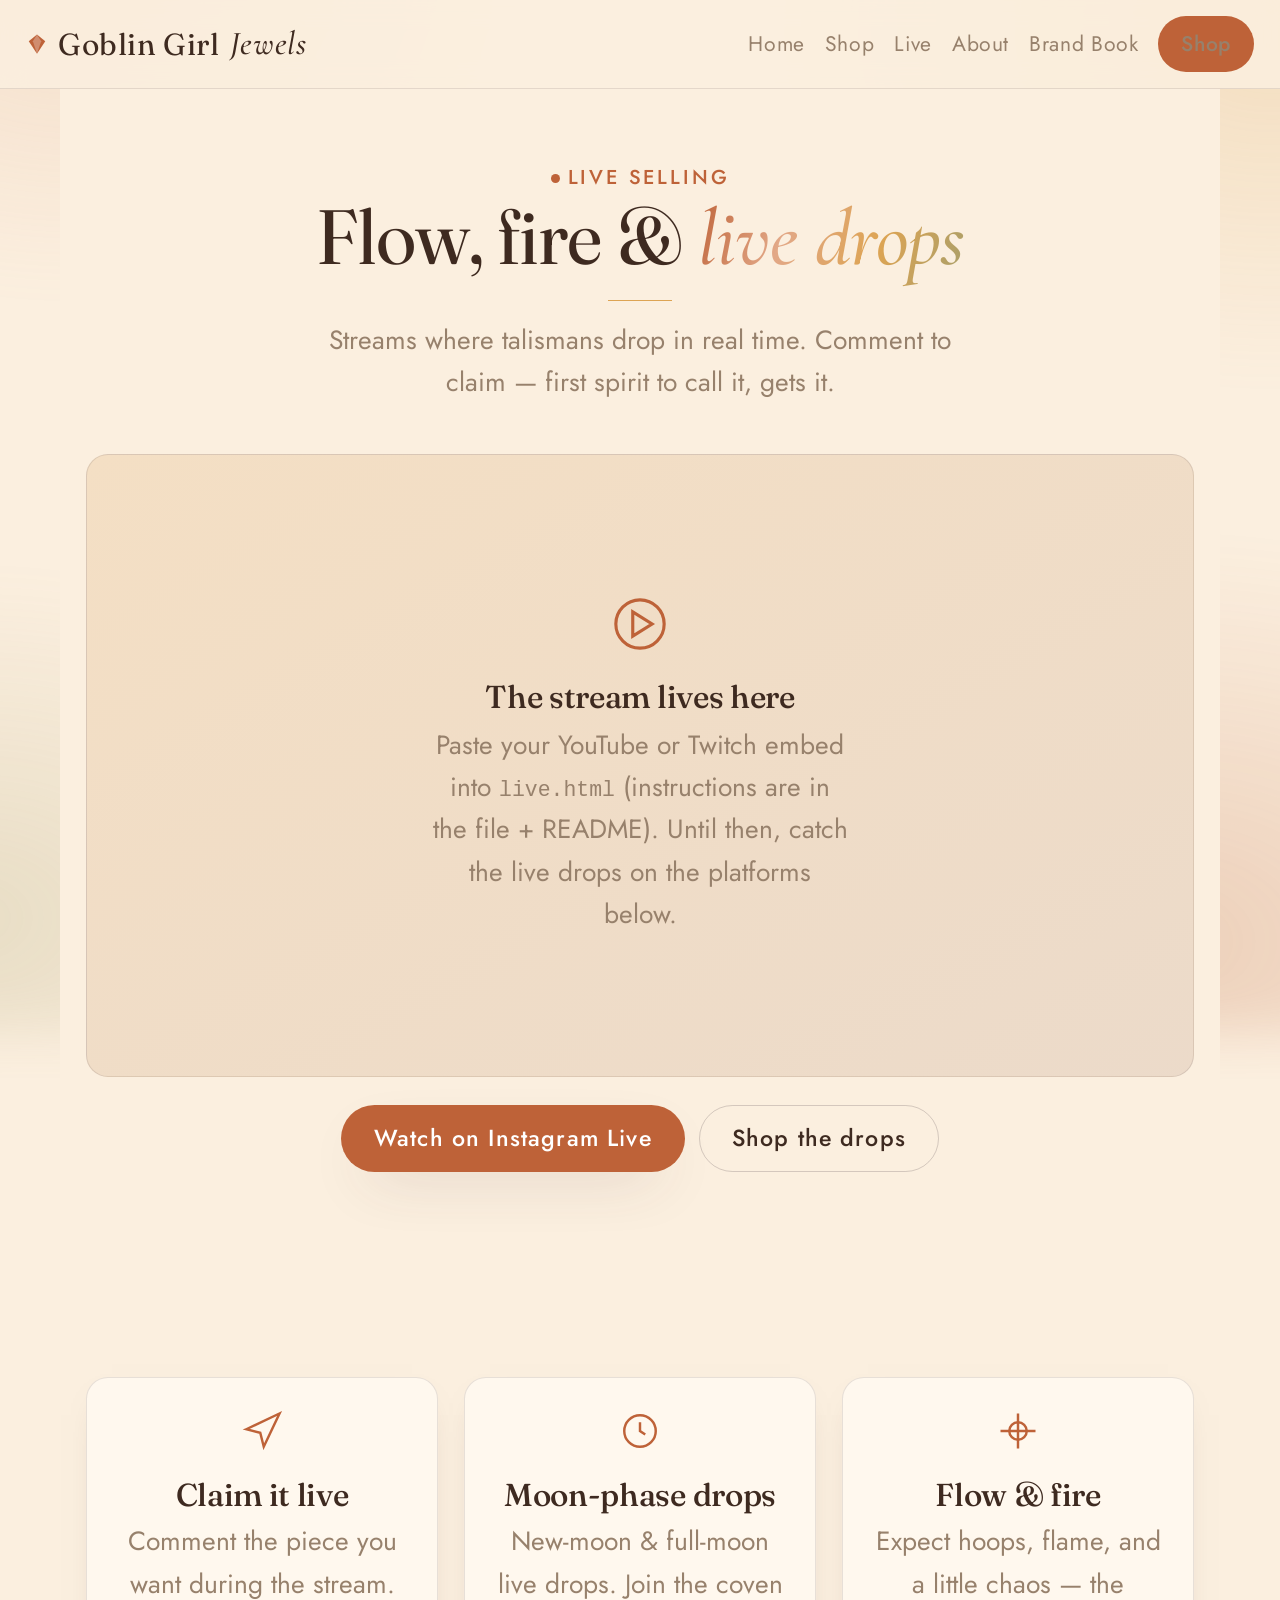
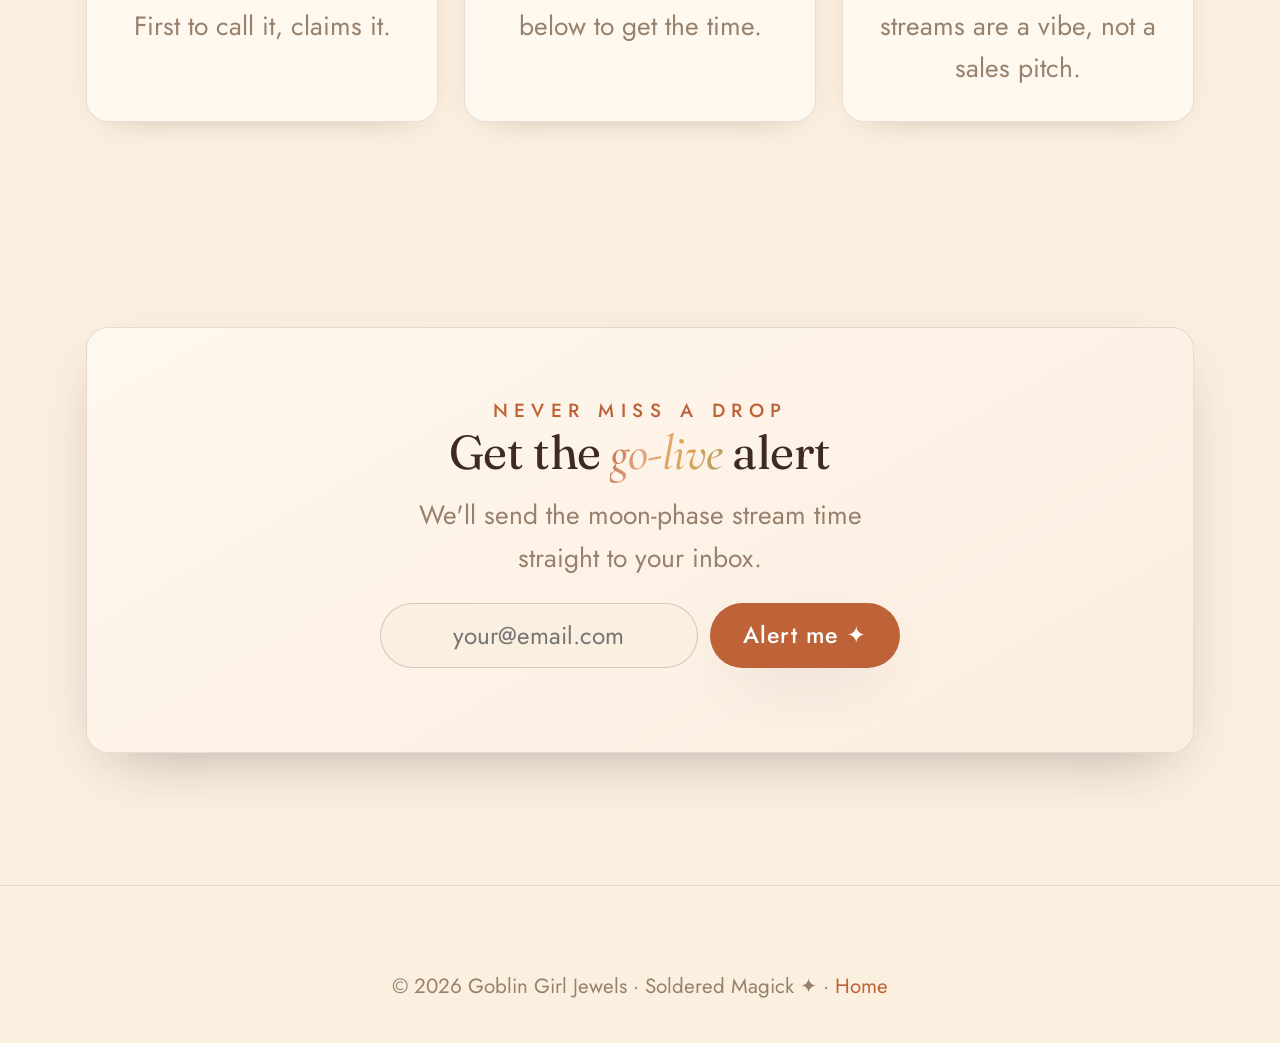
<file: live.html>
<!DOCTYPE html>
<html lang="en">
<head>
  <meta charset="UTF-8" />
  <meta name="viewport" content="width=device-width, initial-scale=1.0" />
  <title>Live · Goblin Girl Jewels</title>
  <meta name="description" content="On-brand live streams — flow, fire, and live crystal drops. Watch and shop in real time." />
  <link rel="icon" href="data:image/svg+xml,%3Csvg xmlns='http://www.w3.org/2000/svg' viewBox='0 0 32 32'%3E%3Cpolygon points='16,2 28,12 16,30 4,12' fill='%23BE6238'/%3E%3C/svg%3E" />
  <link rel="preconnect" href="https://fonts.googleapis.com" />
  <link rel="preconnect" href="https://fonts.gstatic.com" crossorigin />
  <link href="https://fonts.googleapis.com/css2?family=Fraunces:ital,opsz,wght@0,9..144,400;0,9..144,500;1,9..144,400&family=Jost:wght@300;400;500&family=Cormorant+Garamond:ital,wght@1,500;1,600&display=swap" rel="stylesheet" />
  <link rel="stylesheet" href="assets/css/styles.css" />
</head>
<body>
  <nav class="nav">
    <a class="brand-mark" href="index.html">
      <svg class="gem" viewBox="0 0 32 32" aria-hidden="true"><polygon points="16,2 28,12 16,30 4,12" fill="currentColor"/><polygon points="16,2 22,12 16,30 10,12" fill="#fff" opacity="0.28"/></svg>
      Goblin Girl <span class="boho" style="font-size:1.1em">Jewels</span>
    </a>
    <button class="nav-toggle" aria-label="Menu">☰</button>
    <div class="nav-links">
      <a href="index.html">Home</a>
      <a href="shop.html">Shop</a>
      <a href="live.html">Live</a>
      <a href="about.html">About</a>
      <a href="brand-book.html">Brand Book</a>
      <a class="btn btn-primary" href="shop.html" style="padding:10px 22px">Shop</a>
    </div>
  </nav>

  <section class="wrap" style="padding-top:64px">
    <div class="sec-head reveal">
      <p class="live-badge"><span class="live-dot"></span> Live Selling</p>
      <h1 style="font-size:clamp(2.4rem,6vw,4rem)">Flow, fire &amp; <span class="boho aura-text" style="font-size:1.05em">live drops</span></h1>
      <hr class="rule" />
      <p class="muted">Streams where talismans drop in real time. Comment to claim — first spirit to call it, gets it.</p>
    </div>

    <!-- ===== STREAM EMBED =====
         Replace the inner content with your live embed:
         · YouTube:  <iframe src="https://www.youtube.com/embed/live_stream?channel=CHANNEL_ID" allowfullscreen></iframe>
         · Twitch:   <iframe src="https://player.twitch.tv/?channel=YOURCHANNEL&parent=YOURDOMAIN"></iframe>
         · Instagram/TikTok Live: no public embed — use the buttons below.
    -->
    <div class="live-frame reveal">
      <div class="center" style="padding:30px">
        <svg width="58" height="58" viewBox="0 0 24 24" fill="none" stroke="var(--accent)" stroke-width="1.3" style="margin-bottom:14px"><polygon points="9 7 17 12 9 17 9 7"/><circle cx="12" cy="12" r="10"/></svg>
        <h3>The stream lives here</h3>
        <p class="muted" style="max-width:420px;margin:10px auto 0">Paste your YouTube or Twitch embed into <code>live.html</code> (instructions are in the file + README). Until then, catch the live drops on the platforms below.</p>
      </div>
    </div>

    <div class="hero-cta reveal" style="margin-top:28px;justify-content:center">
      <a class="btn btn-primary" href="https://www.instagram.com/goblingirl_jewels333/" target="_blank" rel="noopener">Watch on Instagram Live</a>
      <a class="btn btn-ghost" href="https://depop.app.link/4Kox3uRZ62b" target="_blank" rel="noopener">Shop the drops</a>
    </div>
  </section>

  <section class="wrap">
    <div class="grid features">
      <div class="card feature reveal">
        <svg class="ico" viewBox="0 0 24 24" fill="none" stroke="currentColor" stroke-width="1.4"><path d="M3 11l19-9-9 19-2-8-8-2z"/></svg>
        <h3>Claim it live</h3>
        <p>Comment the piece you want during the stream. First to call it, claims it.</p>
      </div>
      <div class="card feature reveal">
        <svg class="ico" viewBox="0 0 24 24" fill="none" stroke="currentColor" stroke-width="1.4"><circle cx="12" cy="12" r="9"/><path d="M12 7v5l3 2"/></svg>
        <h3>Moon-phase drops</h3>
        <p>New-moon &amp; full-moon live drops. Join the coven below to get the time.</p>
      </div>
      <div class="card feature reveal">
        <svg class="ico" viewBox="0 0 24 24" fill="none" stroke="currentColor" stroke-width="1.4"><path d="M12 2v20M2 12h20"/><circle cx="12" cy="12" r="5"/></svg>
        <h3>Flow &amp; fire</h3>
        <p>Expect hoops, flame, and a little chaos — the streams are a vibe, not a sales pitch.</p>
      </div>
    </div>
  </section>

  <section class="wrap">
    <div class="capture reveal">
      <p class="eyebrow">Never miss a drop</p>
      <h2>Get the <span class="boho aura-text" style="font-size:1.05em">go-live</span> alert</h2>
      <p class="muted" style="max-width:480px;margin:14px auto 0">We'll send the moon-phase stream time straight to your inbox.</p>
      <form data-capture>
        <input type="email" placeholder="your@email.com" required aria-label="Email address" />
        <button class="btn btn-primary" type="submit">Alert me ✦</button>
      </form>
      <p data-capture-note class="muted" style="margin-top:16px;font-size:.85rem"></p>
    </div>
  </section>

  <footer>
    <div class="wrap copyright">© <span id="yr"></span> Goblin Girl Jewels · Soldered Magick ✦ · <a href="index.html" style="color:var(--accent)">Home</a></div>
  </footer>

  <script>document.getElementById("yr").textContent = new Date().getFullYear();</script>
  <script src="assets/js/main.js"></script>
</body>
</html>
</file>
<file: assets/css/styles.css>
/* ============================================================
   GOBLIN GIRL JEWELS — Unified feminine design system
   Warm boho-luxe · firelit · big, centered type.
   ============================================================ */

:root {
  --bg:        #FBEFDF;
  --bg-2:      #F4DFC4;
  --surface:   #FFF8EE;
  --ink:       #3E2A20;
  --muted:     #97816C;
  --accent:    #BE6238;
  --rose:      #E2A887;
  --sage:      #A89F6A;
  --plum:      #9C6E58;
  --gold:      #DDA453;
  --flame:     #F2A23C;
  --ember:     #D8551E;
  --night:     #0C0807;
  --line:      rgba(58,43,51,0.12);
  --line-2:    rgba(58,43,51,0.20);
  --shadow:    0 22px 60px -28px rgba(80,55,60,0.45);
  --radius:    22px;
  --aura: linear-gradient(110deg, var(--accent), var(--rose), var(--gold), var(--sage));
  --font-display: "Fraunces", Georgia, serif;
  --font-body: "Jost", system-ui, sans-serif;
  --font-accent: "Cormorant Garamond", Georgia, serif;
  --maxw: 1160px;
}

* { box-sizing: border-box; margin: 0; padding: 0; }
html { scroll-behavior: smooth; font-size: 165%; }
@media (max-width: 600px){ html { font-size: 138%; } }

body {
  font-family: var(--font-body);
  color: var(--ink);
  background: var(--bg);
  line-height: 1.6;
  text-align: center;
  overflow-x: hidden;
  position: relative;
  -webkit-font-smoothing: antialiased;
}

body::before {
  content: ""; position: fixed; inset: -15%; z-index: -2;
  background:
    radial-gradient(38% 38% at 16% 10%, var(--rose), transparent 70%),
    radial-gradient(42% 42% at 88% 14%, var(--gold), transparent 72%),
    radial-gradient(48% 48% at 82% 92%, var(--accent), transparent 72%),
    radial-gradient(40% 40% at 10% 90%, var(--sage), transparent 74%);
  opacity: 0.22; filter: blur(24px);
  animation: drift 28s ease-in-out infinite alternate;
}
@keyframes drift { 0%{transform:translate3d(0,0,0)} 100%{transform:translate3d(-2%,2%,0) scale(1.05)} }
@media (prefers-reduced-motion: reduce){ *,*::before,*::after{animation:none!important;transition:none!important} html{scroll-behavior:auto} }

h1,h2,h3,h4 { font-family: var(--font-display); font-weight: 400; line-height: 1.08; letter-spacing: -0.01em; color: var(--ink); }
h1 { font-size: clamp(2.6rem, 6vw, 4.6rem); }
h2 { font-size: clamp(1.8rem, 3.6vw, 2.9rem); }
h3 { font-size: clamp(1.2rem, 2vw, 1.5rem); font-weight: 500; }
a { color: inherit; text-decoration: none; }
p { color: var(--muted); }

.aura-text { background: var(--aura); -webkit-background-clip:text; background-clip:text; color:transparent; }
.boho { font-family: var(--font-accent); font-style: italic; font-weight: 500; }
.eyebrow { text-transform: uppercase; letter-spacing: 0.34em; font-size: 0.72rem; color: var(--accent); font-weight: 500; }
.rule { width:64px; height:1px; background:var(--gold); border:0; margin:18px auto; }

.wrap { max-width: var(--maxw); margin: 0 auto; padding-left: 26px; padding-right: 26px; }
section { padding: clamp(60px, 8vw, 120px) 0; position: relative; z-index: 1; background: var(--bg); }
.center { text-align: center; }
.muted { color: var(--muted); }
.grid { display: grid; gap: 26px; }
.sec-head { max-width: 680px; margin: 0 auto 50px; }

.nav {
  position: sticky; top: 0; z-index: 50; text-align: left;
  display: flex; align-items: center; justify-content: space-between;
  padding: 16px 26px;
  backdrop-filter: blur(12px);
  background: color-mix(in srgb, var(--bg) 86%, transparent);
  border-bottom: 1px solid var(--line);
}
.brand-mark { font-family: var(--font-display); font-weight: 400; font-size: 1.15rem; letter-spacing: 0.02em; display:flex; align-items:center; gap:10px; }
.brand-mark .gem { width: 22px; height: 22px; color: var(--accent); }
.nav-links { display:flex; gap:20px; align-items:center; }
.nav-links a { font-size:0.8rem; color:var(--muted); letter-spacing:.03em; transition:color .2s; }
.nav-links a:hover { color:var(--ink); }
.nav-toggle { display:none; background:none; border:0; color:var(--ink); font-size:1.5rem; cursor:pointer; }
@media (max-width:1100px){
  .nav-links{ position:absolute; top:100%; right:0; left:0; flex-direction:column; gap:0;
    background:var(--bg); border-bottom:1px solid var(--line); max-height:0; overflow:hidden; transition:max-height .3s ease;}
  .nav-links.open{ max-height:520px; }
  .nav-links a{ padding:15px 26px; width:100%; border-top:1px solid var(--line);}
  .nav-toggle{ display:block; }
}

.btn { display:inline-flex; align-items:center; justify-content:center; gap:9px; padding:14px 32px; border-radius:100px;
  font-family:var(--font-body); font-weight:500; font-size:.88rem; letter-spacing:.05em; cursor:pointer;
  border:1px solid transparent; transition:transform .2s, box-shadow .3s, background .3s, color .3s; }
.btn-primary { color:#fff; background:var(--accent); box-shadow:var(--shadow); }
.btn-primary:hover { transform:translateY(-2px); background: color-mix(in srgb, var(--accent) 86%, #000); }
.btn-ghost { color:var(--ink); background:transparent; border:1px solid var(--line-2); }
.btn-ghost:hover { transform:translateY(-2px); border-color:var(--accent); color:var(--accent); }

.card { background:var(--surface); border:1px solid var(--line); border-radius:var(--radius); padding:32px;
  margin-left:auto; margin-right:auto;
  box-shadow:0 12px 34px -26px rgba(80,55,60,.5); transition:transform .3s, box-shadow .3s, border-color .3s; }
.card:hover { transform:translateY(-4px); box-shadow:var(--shadow); border-color:var(--line-2); }
.card h2, .card p, .card .rule { margin-left:auto; margin-right:auto; }

.hero { position:relative; z-index:0; min-height:86vh; display:flex; align-items:center; overflow:hidden; }
.hero-inner { position:relative; z-index:2; max-width:780px; margin:0 auto; }
.hero h1 { margin-bottom:18px; }
.hero p.lede { font-size:clamp(1.05rem,1.5vw,1.3rem); max-width:560px; margin:0 auto 32px; color:var(--ink); }
.hero-cta { display:flex; gap:14px; flex-wrap:wrap; justify-content:center; }

.hero--fire { background: var(--night) url('../img/hero-fire.png') center 68%/cover no-repeat; isolation:isolate; }
.hero--fire::after {
  content:""; position:absolute; inset:0; z-index:1; pointer-events:none;
  background:
    radial-gradient(58% 70% at 72% 55%, rgba(242,162,60,0.24), transparent 62%),
    radial-gradient(72% 64% at 50% 46%, rgba(8,6,5,0.62), transparent 72%),
    linear-gradient(0deg, rgba(8,6,5,0.90) 0%, rgba(8,6,5,0.60) 50%, rgba(8,6,5,0.66) 100%);
}
.hero--fire .hero-inner { z-index:2; }
.hero--fire h1 { color:#FFF4E6; }
.hero--fire .eyebrow { color:var(--flame); }
.hero--fire p.lede { color:#F7EADA; }
.hero--fire .boho.aura-text { background:linear-gradient(110deg,var(--flame),#FFD79A,var(--ember)); -webkit-background-clip:text; background-clip:text; color:transparent; }
.hero--fire .btn-ghost { color:#FFF4E6; border-color:rgba(255,244,230,0.45); }
.hero--fire .btn-ghost:hover { border-color:var(--flame); color:var(--flame); }
.hero--fire .crystal { color:var(--flame); opacity:.5; filter:drop-shadow(0 0 14px rgba(242,162,60,.55)); }
.hero--fire .crystal.c2 { color:var(--ember); }
.hero--fire .crystal.c3 { color:#FFD79A; }

.crystal { position:absolute; opacity:.3; color:var(--accent); animation:float 12s ease-in-out infinite; }
.crystal.c1 { top:14%; right:8%; width:110px; }
.crystal.c2 { bottom:18%; right:24%; width:68px; color:var(--rose); animation-delay:2s; }
.crystal.c3 { top:26%; right:33%; width:46px; color:var(--gold); animation-delay:4s; }
@keyframes float { 0%,100%{transform:translateY(0) rotate(-4deg)} 50%{transform:translateY(-18px) rotate(6deg)} }
@media (max-width:820px){ .crystal.c1{width:74px} .crystal.c2,.crystal.c3{display:none} }

.hero + section { padding-top: clamp(70px, 9vw, 130px); }

.features { grid-template-columns: repeat(auto-fit, minmax(240px,1fr)); }
.feature .ico { width:42px; height:42px; margin:0 auto 14px; color:var(--accent); }
.feature h3 { margin-bottom:8px; }

.products { grid-template-columns: repeat(auto-fill, minmax(250px,1fr)); }
.product { overflow:hidden; padding:0; display:flex; flex-direction:column; }
.product .thumb { aspect-ratio:1/1; position:relative; overflow:hidden; display:flex; align-items:center; justify-content:center;
  background:linear-gradient(150deg, var(--bg-2), color-mix(in srgb, var(--rose) 22%, var(--bg))); }
.product .thumb svg { width:54%; height:54%; }
.product .thumb img { width:100%; height:100%; object-fit:cover; }
.product .thumb .tag { position:absolute; top:12px; left:12px; font-size:.62rem; font-weight:500; letter-spacing:.14em;
  text-transform:uppercase; padding:5px 12px; border-radius:100px; background:var(--surface); color:var(--accent); border:1px solid var(--line); }
.product .body { padding:22px; flex:1; display:flex; flex-direction:column; align-items:center; gap:5px; }
.product .name { font-family:var(--font-display); font-weight:500; font-size:1.12rem; }
.product .price { color:var(--accent); font-family:var(--font-accent); font-weight:600; font-size:1.3rem; margin-bottom:12px; }
.product .desc { font-size:.85rem; color:var(--muted); flex:1; }
.product .btn { width:100%; margin-top:auto; padding:12px; }

.gallery { grid-template-columns: repeat(auto-fill, minmax(220px,1fr)); gap:16px; }
.gallery a, .gallery div.gitem { display:block; border-radius:var(--radius); overflow:hidden; border:1px solid var(--line);
  aspect-ratio:1/1; background:var(--bg-2); }
.gallery img { width:100%; height:100%; object-fit:cover; transition:transform .5s ease; }
.gallery a:hover img { transform:scale(1.06); }

.live-frame { aspect-ratio:16/9; width:100%; border-radius:var(--radius); overflow:hidden; border:1px solid var(--line);
  background:linear-gradient(150deg, var(--bg-2), color-mix(in srgb, var(--plum) 16%, var(--bg)));
  display:flex; align-items:center; justify-content:center; position:relative; }
.live-badge { display:inline-flex; align-items:center; justify-content:center; gap:8px; font-weight:500; letter-spacing:.14em; text-transform:uppercase; font-size:.76rem; color:var(--accent); }
.live-dot { width:9px; height:9px; border-radius:50%; background:var(--accent); animation:pulse 1.5s infinite; }
@keyframes pulse { 0%,100%{opacity:1;transform:scale(1)} 50%{opacity:.4;transform:scale(.7)} }

.capture { background:linear-gradient(150deg, var(--surface), color-mix(in srgb, var(--rose) 14%, var(--surface)));
  border:1px solid var(--line); border-radius:var(--radius); padding:clamp(36px,6vw,68px); text-align:center; box-shadow:var(--shadow); }
.capture form { display:flex; gap:12px; max-width:520px; margin:24px auto 0; flex-wrap:wrap; justify-content:center; }
.capture input { flex:1; min-width:220px; padding:14px 20px; border-radius:100px; border:1px solid var(--line-2);
  background:var(--bg); color:var(--ink); font-family:var(--font-body); font-size:.92rem; text-align:center; }
.capture input:focus { outline:none; border-color:var(--accent); }

footer { border-top:1px solid var(--line); padding:50px 0 40px; margin-top:30px; background:var(--bg); position:relative; z-index:1; }
.foot-grid { display:flex; flex-wrap:wrap; gap:34px; justify-content:center; text-align:center; }
.foot-grid a { color:var(--muted); display:block; margin:6px 0; font-size:.88rem; }
.foot-grid a:hover { color:var(--accent); }
.foot-grid strong { font-family:var(--font-display); font-weight:500; }
.social { display:flex; gap:12px; margin-top:12px; justify-content:center; }
.social a { width:38px; height:38px; display:grid; place-items:center; border-radius:50%; border:1px solid var(--line-2); color:var(--ink); }
.social a:hover { border-color:var(--accent); color:var(--accent); }
.copyright { margin-top:34px; font-size:.78rem; color:var(--muted); }

.reveal { opacity:0; transform:translateY(24px); transition:opacity .7s ease, transform .7s ease; }
.reveal.in { opacity:1; transform:none; }
</file>
